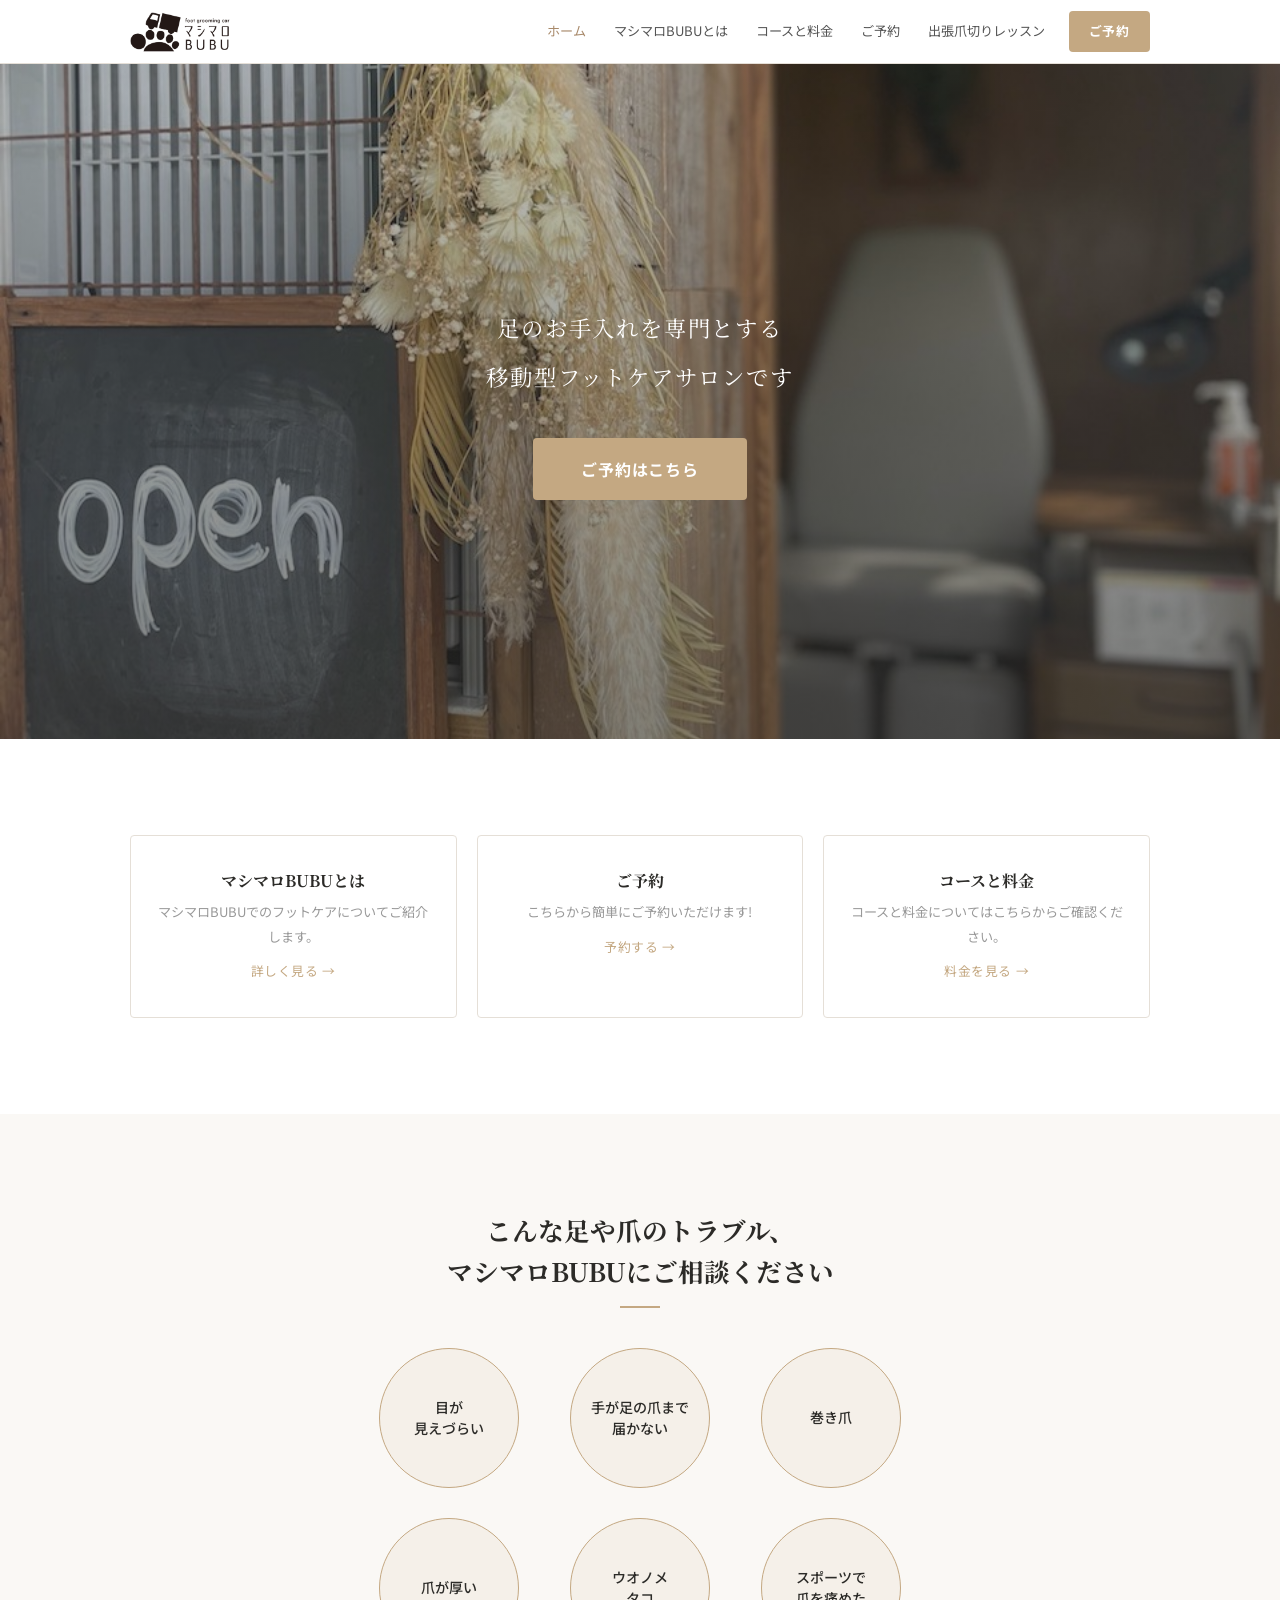
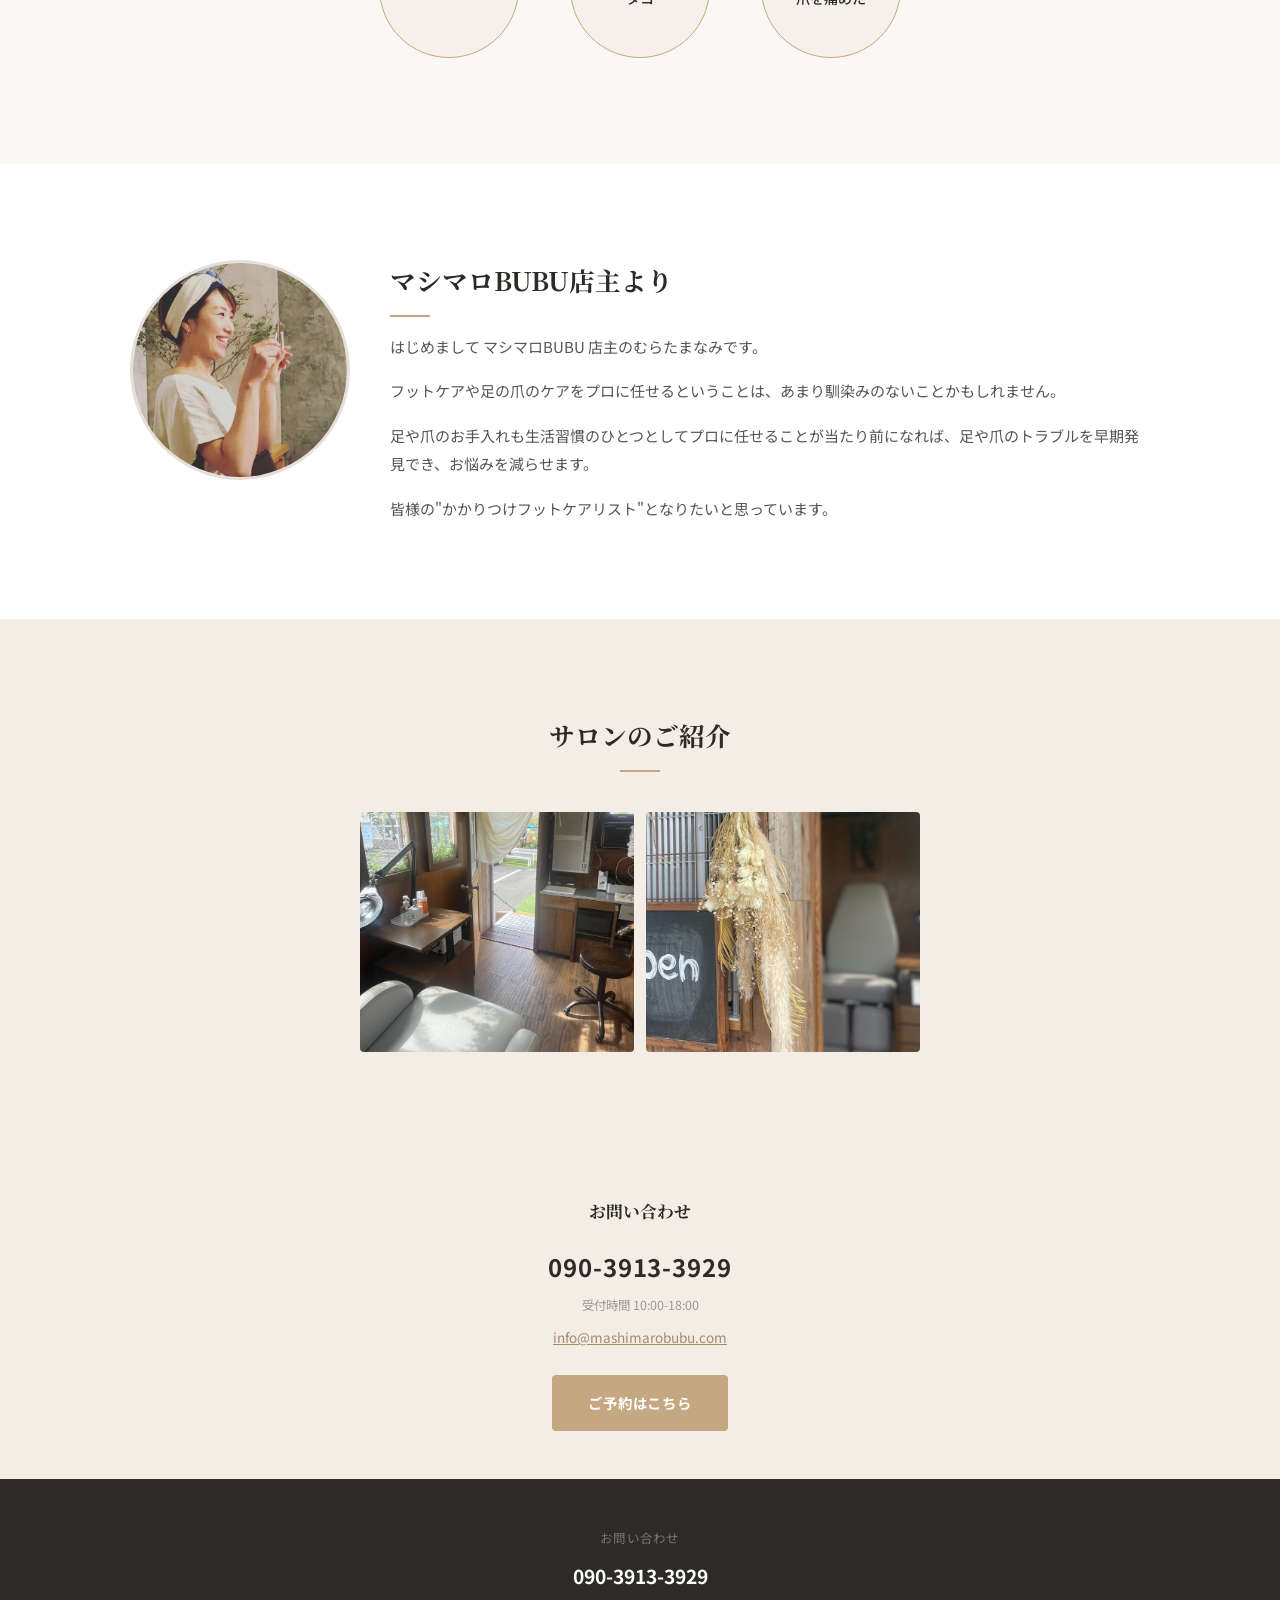
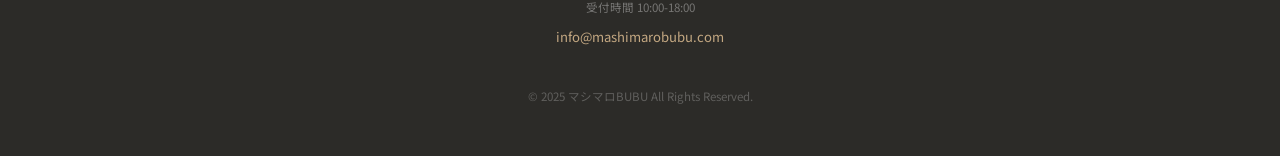
<file: index.html>
<!DOCTYPE html>
<html lang="ja">
<head>
  <meta charset="UTF-8">
  <meta name="viewport" content="width=device-width, initial-scale=1.0">
  <title>マシマロBUBU | 移動型フットケアサロン</title>
  <meta name="description" content="マシマロBUBUは足のお手入れを専門とする移動型フットケアサロンです。北海道・神奈川を拠点に、巻き爪・タコ・ウオノメなど足のトラブルをケアします。">
  <link rel="preconnect" href="https://fonts.googleapis.com">
  <link rel="preconnect" href="https://fonts.gstatic.com" crossorigin>
  <link href="https://fonts.googleapis.com/css2?family=Noto+Sans+JP:wght@400;500;700&family=Noto+Serif+JP:wght@400;700&display=swap" rel="stylesheet">
  <link rel="stylesheet" href="/css/style.css">
</head>
<body>

  <header class="header">
    <div class="header-inner">
      <a href="/" class="header-logo"><img src="/images/logo.jpg" alt="マシマロBUBU"></a>
      <nav class="header-nav">
        <a href="/" class="is-current">ホーム</a>
        <a href="/about">マシマロBUBUとは</a>
        <a href="/menu">コースと料金</a>
        <a href="/reservation">ご予約</a>
        <a href="/lesson">出張爪切りレッスン</a>
      </nav>
      <a href="/reservation" class="header-cta btn btn--primary btn--sm">ご予約</a>
      <button class="hamburger" aria-label="メニューを開く"><span></span><span></span><span></span></button>
    </div>
  </header>
  <div class="mobile-menu">
    <nav class="mobile-menu-nav">
      <a href="/">ホーム</a>
      <a href="/about">マシマロBUBUとは</a>
      <a href="/menu">コースと料金</a>
      <a href="/reservation">ご予約</a>
      <a href="/lesson">出張爪切りレッスン</a>
    </nav>
  </div>

  <main>
    <!-- Hero -->
    <section class="hero" style="background-image:url('/images/truck-entrance.jpg')">
      <div class="hero-content">
        <h1>足のお手入れを専門とする<br>移動型フットケアサロンです</h1>
        <a href="/reservation" class="btn btn--primary btn--lg">ご予約はこちら</a>
      </div>
    </section>

    <!-- Nav Cards -->
    <section class="section">
      <div class="container">
        <div class="nav-cards">
          <a href="/about" class="nav-card">
            <h3>マシマロBUBUとは</h3>
            <p>マシマロBUBUでのフットケアについてご紹介します。</p>
            <span class="nav-card-arrow">詳しく見る &rarr;</span>
          </a>
          <a href="/reservation" class="nav-card">
            <h3>ご予約</h3>
            <p>こちらから簡単にご予約いただけます!</p>
            <span class="nav-card-arrow">予約する &rarr;</span>
          </a>
          <a href="/menu" class="nav-card">
            <h3>コースと料金</h3>
            <p>コースと料金についてはこちらからご確認ください。</p>
            <span class="nav-card-arrow">料金を見る &rarr;</span>
          </a>
        </div>
      </div>
    </section>

    <!-- Troubles -->
    <section class="section section--alt">
      <div class="container">
        <h2 class="section-title">こんな足や爪のトラブル、<br>マシマロBUBUにご相談ください</h2>
        <div class="troubles-grid">
          <div class="trouble-item"><div class="trouble-circle">目が<br>見えづらい</div></div>
          <div class="trouble-item"><div class="trouble-circle">手が足の爪まで<br>届かない</div></div>
          <div class="trouble-item"><div class="trouble-circle">巻き爪</div></div>
          <div class="trouble-item"><div class="trouble-circle">爪が厚い</div></div>
          <div class="trouble-item"><div class="trouble-circle">ウオノメ<br>タコ</div></div>
          <div class="trouble-item"><div class="trouble-circle">スポーツで<br>爪を痛めた</div></div>
        </div>
      </div>
    </section>

    <!-- Owner Message -->
    <section class="section">
      <div class="container">
        <div class="owner-section">
          <img src="/images/owner.jpg" alt="店主 むらたまなみ" class="owner-photo">
          <div class="owner-text">
            <h2>マシマロBUBU店主より</h2>
            <p>はじめまして マシマロBUBU 店主のむらたまなみです。</p>
            <p>フットケアや足の爪のケアをプロに任せるということは、あまり馴染みのないことかもしれません。</p>
            <p>足や爪のお手入れも生活習慣のひとつとしてプロに任せることが当たり前になれば、足や爪のトラブルを早期発見でき、お悩みを減らせます。</p>
            <p>皆様の"かかりつけフットケアリスト"となりたいと思っています。</p>
          </div>
        </div>
      </div>
    </section>

    <!-- Truck Gallery -->
    <section class="section section--accent">
      <div class="container">
        <h2 class="section-title">サロンのご紹介</h2>
        <div class="truck-gallery">
          <img src="/images/truck-interior.jpg" alt="サロン車内">
          <img src="/images/truck-entrance.jpg" alt="サロン入口">
        </div>
      </div>
    </section>

    <!-- Contact -->
    <section class="contact-block">
      <p class="contact-label">お問い合わせ</p>
      <p class="contact-phone"><a href="tel:09039133929">090-3913-3929</a></p>
      <p class="contact-hours">受付時間 10:00-18:00</p>
      <p class="contact-email"><a href="mailto:info@mashimarobubu.com">info@mashimarobubu.com</a></p>
      <div class="contact-cta">
        <a href="/reservation" class="btn btn--primary">ご予約はこちら</a>
      </div>
    </section>
  </main>

  <footer class="footer">
    <div class="container">
      <div class="footer-inner">
        <div class="footer-contact">
          <p class="footer-label">お問い合わせ</p>
          <p class="footer-phone"><a href="tel:09039133929">090-3913-3929</a></p>
          <p class="footer-hours">受付時間 10:00-18:00</p>
          <p class="footer-email"><a href="mailto:info@mashimarobubu.com">info@mashimarobubu.com</a></p>
        </div>
      </div>
      <p class="footer-copy">&copy; 2025 マシマロBUBU All Rights Reserved.</p>
    </div>
  </footer>

  <a href="/reservation" class="sticky-cta">ご予約はこちら</a>
  <script src="/js/main.js"></script>
</body>
</html>
</file>
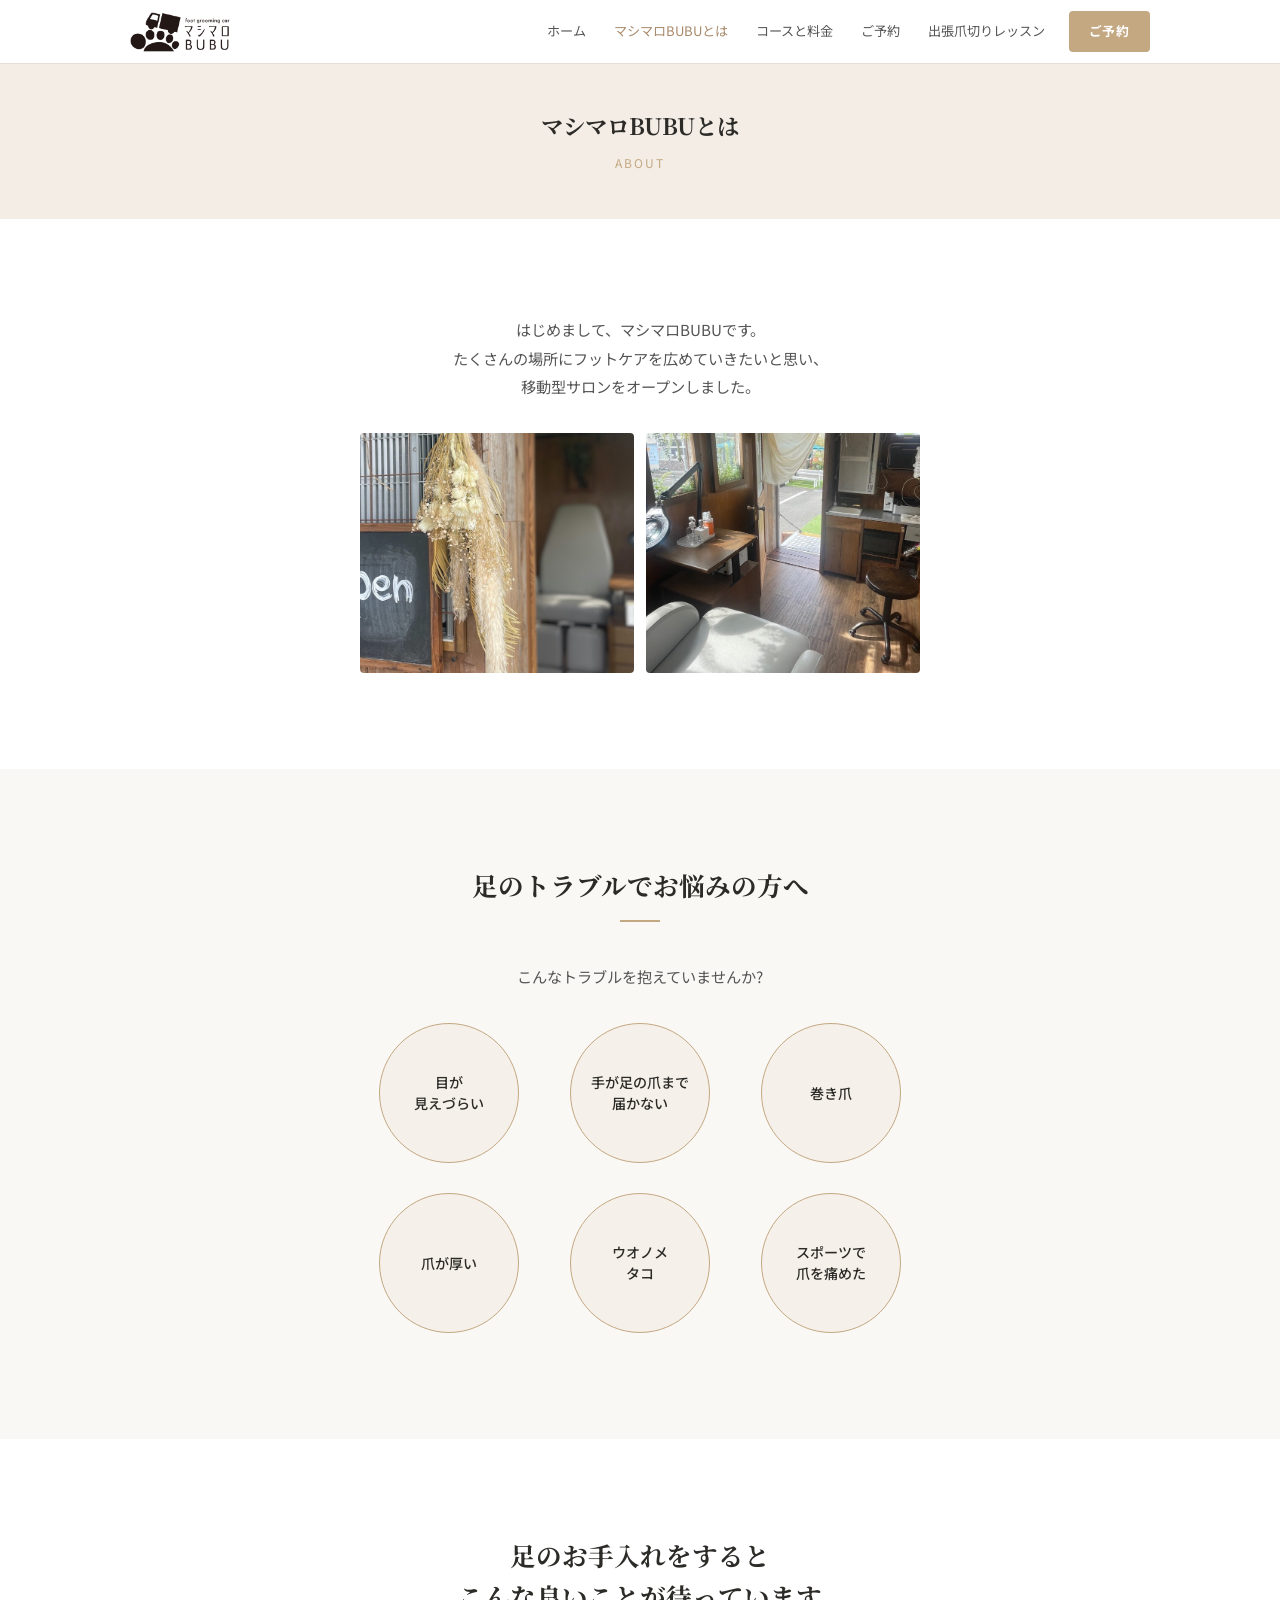
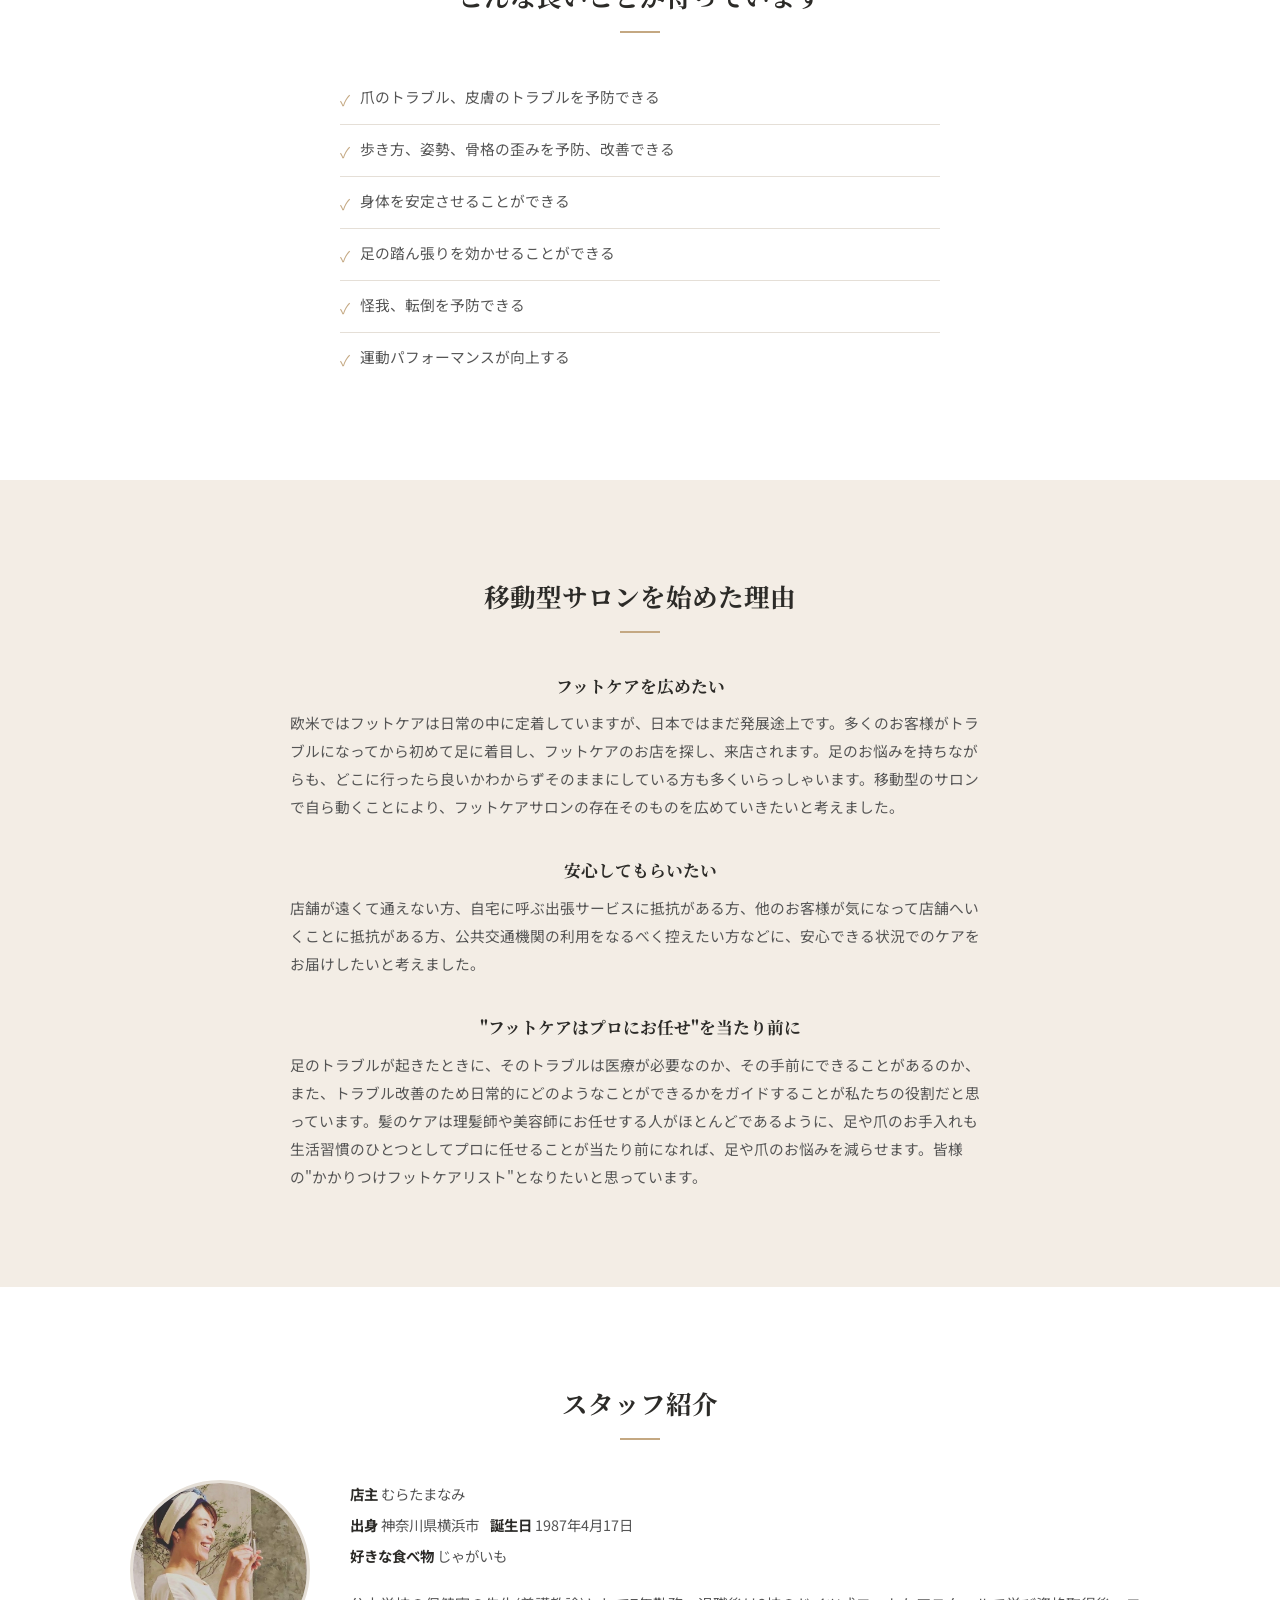
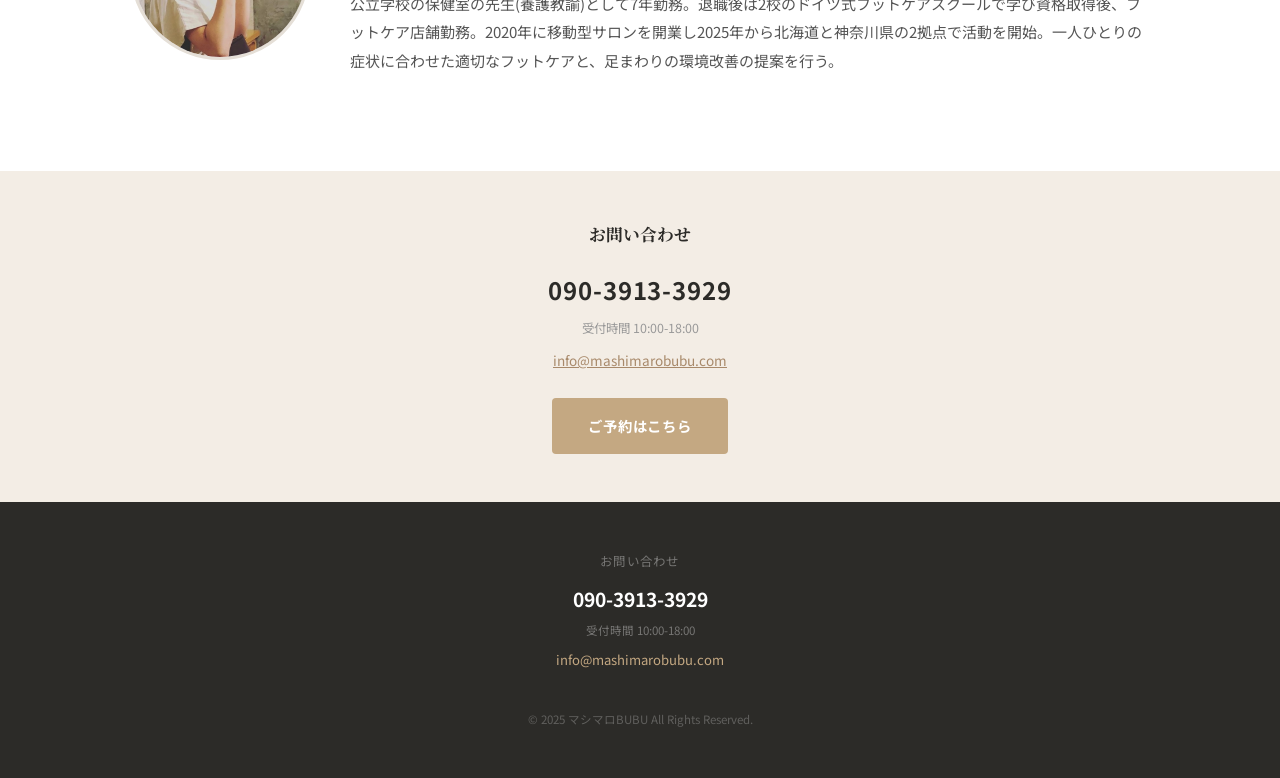
<file: about.html>
<!DOCTYPE html>
<html lang="ja">
<head>
  <meta charset="UTF-8">
  <meta name="viewport" content="width=device-width, initial-scale=1.0">
  <title>マシマロBUBUとは | マシマロBUBU</title>
  <meta name="description" content="マシマロBUBUは移動型フットケアサロン。フットケアをもっと身近に、安心して受けられるように移動型サロンを始めました。">
  <link rel="preconnect" href="https://fonts.googleapis.com">
  <link rel="preconnect" href="https://fonts.gstatic.com" crossorigin>
  <link href="https://fonts.googleapis.com/css2?family=Noto+Sans+JP:wght@400;500;700&family=Noto+Serif+JP:wght@400;700&display=swap" rel="stylesheet">
  <link rel="stylesheet" href="/css/style.css">
</head>
<body>

  <header class="header">
    <div class="header-inner">
      <a href="/" class="header-logo"><img src="/images/logo.jpg" alt="マシマロBUBU"></a>
      <nav class="header-nav">
        <a href="/">ホーム</a>
        <a href="/about" class="is-current">マシマロBUBUとは</a>
        <a href="/menu">コースと料金</a>
        <a href="/reservation">ご予約</a>
        <a href="/lesson">出張爪切りレッスン</a>
      </nav>
      <a href="/reservation" class="header-cta btn btn--primary btn--sm">ご予約</a>
      <button class="hamburger" aria-label="メニューを開く"><span></span><span></span><span></span></button>
    </div>
  </header>
  <div class="mobile-menu">
    <nav class="mobile-menu-nav">
      <a href="/">ホーム</a>
      <a href="/about">マシマロBUBUとは</a>
      <a href="/menu">コースと料金</a>
      <a href="/reservation">ご予約</a>
      <a href="/lesson">出張爪切りレッスン</a>
    </nav>
  </div>

  <main>
    <section class="page-hero">
      <h1>マシマロBUBUとは</h1>
      <p class="page-hero-en">ABOUT</p>
    </section>

    <!-- Intro -->
    <section class="section">
      <div class="container">
        <p class="lead">はじめまして、マシマロBUBUです。<br>たくさんの場所にフットケアを広めていきたいと思い、<br>移動型サロンをオープンしました。</p>
        <div class="truck-gallery">
          <img src="/images/truck-entrance.jpg" alt="マシマロBUBU 外観">
          <img src="/images/truck-interior.jpg" alt="マシマロBUBU 車内サロン">
        </div>
      </div>
    </section>

    <!-- Troubles -->
    <section class="section section--alt">
      <div class="container">
        <h2 class="section-title">足のトラブルでお悩みの方へ</h2>
        <p class="lead">こんなトラブルを抱えていませんか?</p>
        <div class="troubles-grid">
          <div class="trouble-item"><div class="trouble-circle">目が<br>見えづらい</div></div>
          <div class="trouble-item"><div class="trouble-circle">手が足の爪まで<br>届かない</div></div>
          <div class="trouble-item"><div class="trouble-circle">巻き爪</div></div>
          <div class="trouble-item"><div class="trouble-circle">爪が厚い</div></div>
          <div class="trouble-item"><div class="trouble-circle">ウオノメ<br>タコ</div></div>
          <div class="trouble-item"><div class="trouble-circle">スポーツで<br>爪を痛めた</div></div>
        </div>
      </div>
    </section>

    <!-- Benefits -->
    <section class="section">
      <div class="container">
        <h2 class="section-title">足のお手入れをすると<br>こんな良いことが待っています</h2>
        <div class="benefits-list">
          <div class="benefit-item"><span class="benefit-check">&#10003;</span><span>爪のトラブル、皮膚のトラブルを予防できる</span></div>
          <div class="benefit-item"><span class="benefit-check">&#10003;</span><span>歩き方、姿勢、骨格の歪みを予防、改善できる</span></div>
          <div class="benefit-item"><span class="benefit-check">&#10003;</span><span>身体を安定させることができる</span></div>
          <div class="benefit-item"><span class="benefit-check">&#10003;</span><span>足の踏ん張りを効かせることができる</span></div>
          <div class="benefit-item"><span class="benefit-check">&#10003;</span><span>怪我、転倒を予防できる</span></div>
          <div class="benefit-item"><span class="benefit-check">&#10003;</span><span>運動パフォーマンスが向上する</span></div>
        </div>
      </div>
    </section>

    <!-- Reasons -->
    <section class="section section--accent">
      <div class="container">
        <h2 class="section-title">移動型サロンを始めた理由</h2>

        <div class="reason-block">
          <h3>フットケアを広めたい</h3>
          <p>欧米ではフットケアは日常の中に定着していますが、日本ではまだ発展途上です。多くのお客様がトラブルになってから初めて足に着目し、フットケアのお店を探し、来店されます。足のお悩みを持ちながらも、どこに行ったら良いかわからずそのままにしている方も多くいらっしゃいます。移動型のサロンで自ら動くことにより、フットケアサロンの存在そのものを広めていきたいと考えました。</p>
        </div>

        <div class="reason-block">
          <h3>安心してもらいたい</h3>
          <p>店舗が遠くて通えない方、自宅に呼ぶ出張サービスに抵抗がある方、他のお客様が気になって店舗へいくことに抵抗がある方、公共交通機関の利用をなるべく控えたい方などに、安心できる状況でのケアをお届けしたいと考えました。</p>
        </div>

        <div class="reason-block">
          <h3>"フットケアはプロにお任せ"を当たり前に</h3>
          <p>足のトラブルが起きたときに、そのトラブルは医療が必要なのか、その手前にできることがあるのか、また、トラブル改善のため日常的にどのようなことができるかをガイドすることが私たちの役割だと思っています。髪のケアは理髪師や美容師にお任せする人がほとんどであるように、足や爪のお手入れも生活習慣のひとつとしてプロに任せることが当たり前になれば、足や爪のお悩みを減らせます。皆様の"かかりつけフットケアリスト"となりたいと思っています。</p>
        </div>
      </div>
    </section>

    <!-- Staff -->
    <section class="section">
      <div class="container">
        <h2 class="section-title">スタッフ紹介</h2>
        <div class="staff-profile">
          <img src="/images/owner.jpg" alt="むらたまなみ" class="staff-photo">
          <div>
            <div class="staff-meta">
              <span><strong>店主</strong> むらたまなみ</span><br>
              <span><strong>出身</strong> 神奈川県横浜市</span>
              <span><strong>誕生日</strong> 1987年4月17日</span><br>
              <span><strong>好きな食べ物</strong> じゃがいも</span>
            </div>
            <p class="staff-bio">公立学校の保健室の先生(養護教諭)として7年勤務。退職後は2校のドイツ式フットケアスクールで学び資格取得後、フットケア店舗勤務。2020年に移動型サロンを開業し2025年から北海道と神奈川県の2拠点で活動を開始。一人ひとりの症状に合わせた適切なフットケアと、足まわりの環境改善の提案を行う。</p>
          </div>
        </div>
      </div>
    </section>

    <!-- Contact -->
    <section class="contact-block">
      <p class="contact-label">お問い合わせ</p>
      <p class="contact-phone"><a href="tel:09039133929">090-3913-3929</a></p>
      <p class="contact-hours">受付時間 10:00-18:00</p>
      <p class="contact-email"><a href="mailto:info@mashimarobubu.com">info@mashimarobubu.com</a></p>
      <div class="contact-cta"><a href="/reservation" class="btn btn--primary">ご予約はこちら</a></div>
    </section>
  </main>

  <footer class="footer">
    <div class="container">
      <div class="footer-inner">
        <div class="footer-contact">
          <p class="footer-label">お問い合わせ</p>
          <p class="footer-phone"><a href="tel:09039133929">090-3913-3929</a></p>
          <p class="footer-hours">受付時間 10:00-18:00</p>
          <p class="footer-email"><a href="mailto:info@mashimarobubu.com">info@mashimarobubu.com</a></p>
        </div>
      </div>
      <p class="footer-copy">&copy; 2025 マシマロBUBU All Rights Reserved.</p>
    </div>
  </footer>

  <a href="/reservation" class="sticky-cta">ご予約はこちら</a>
  <script src="/js/main.js"></script>
</body>
</html>
</file>
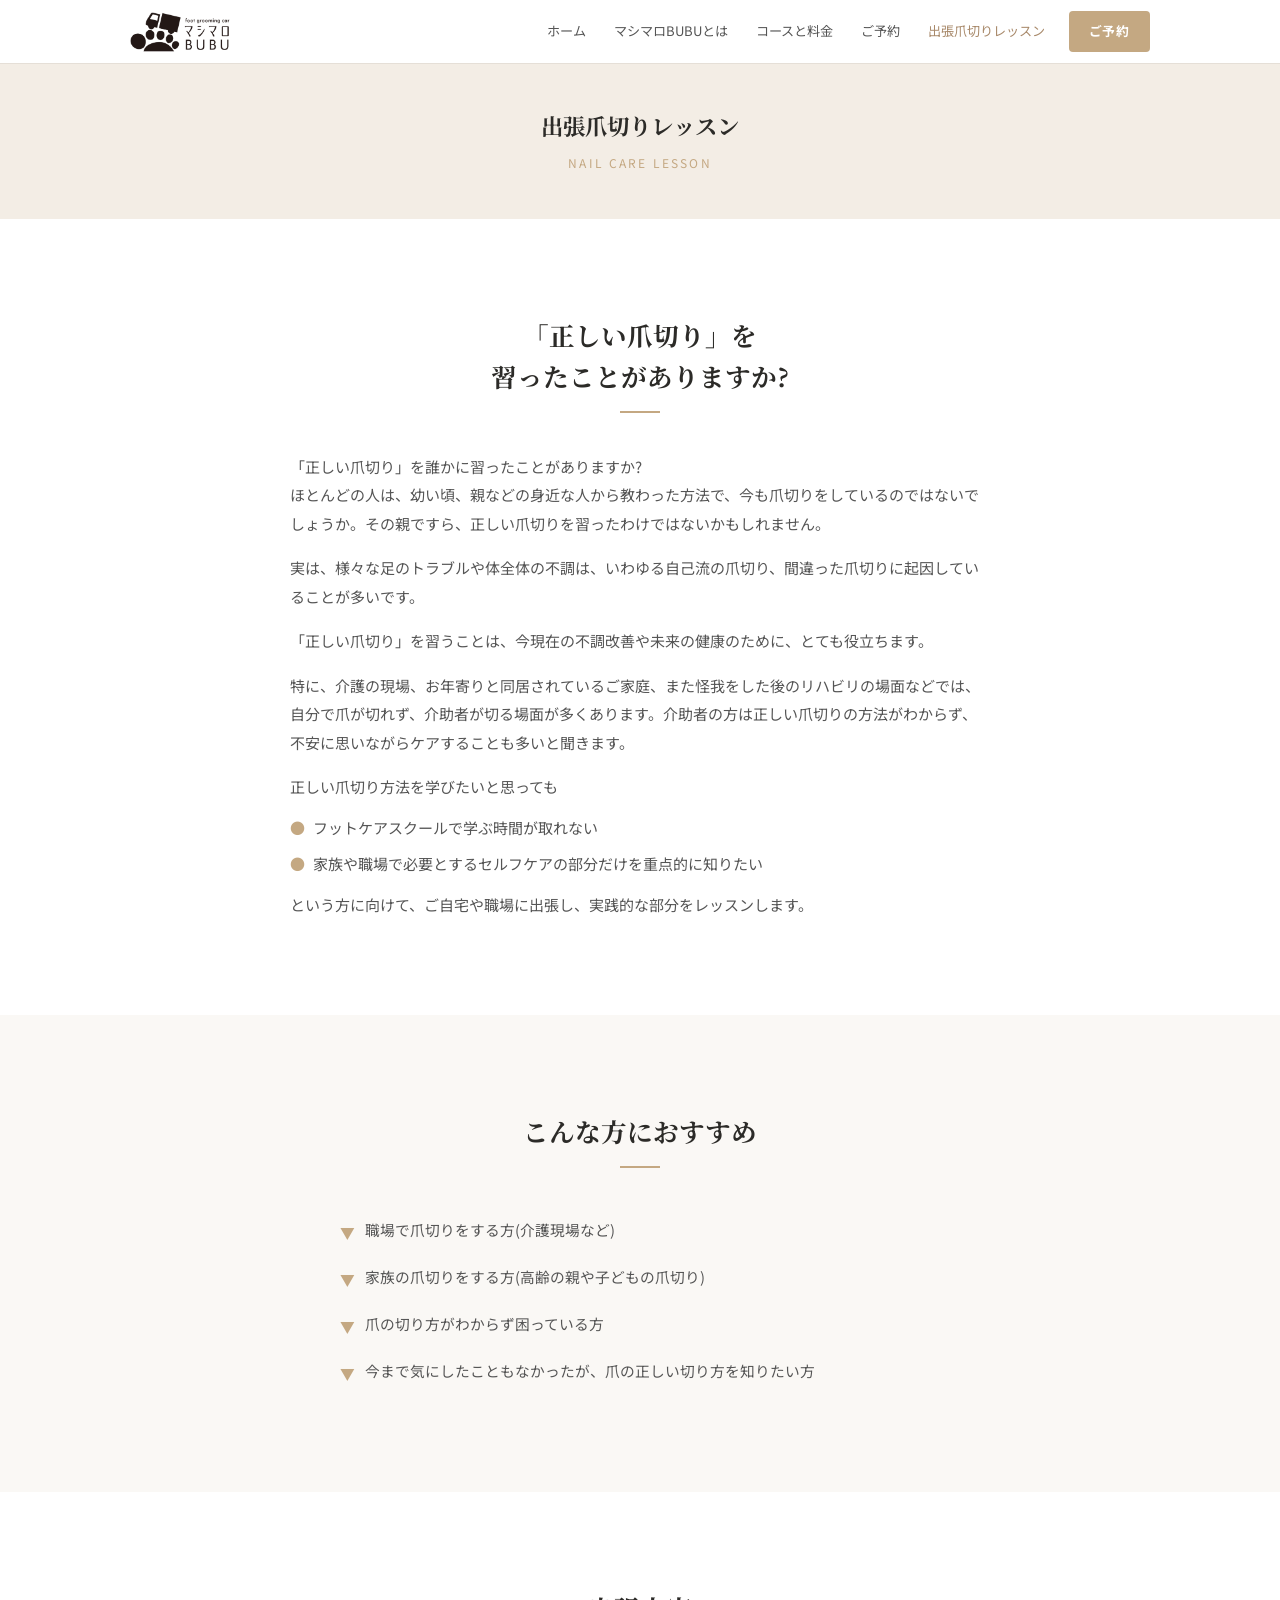
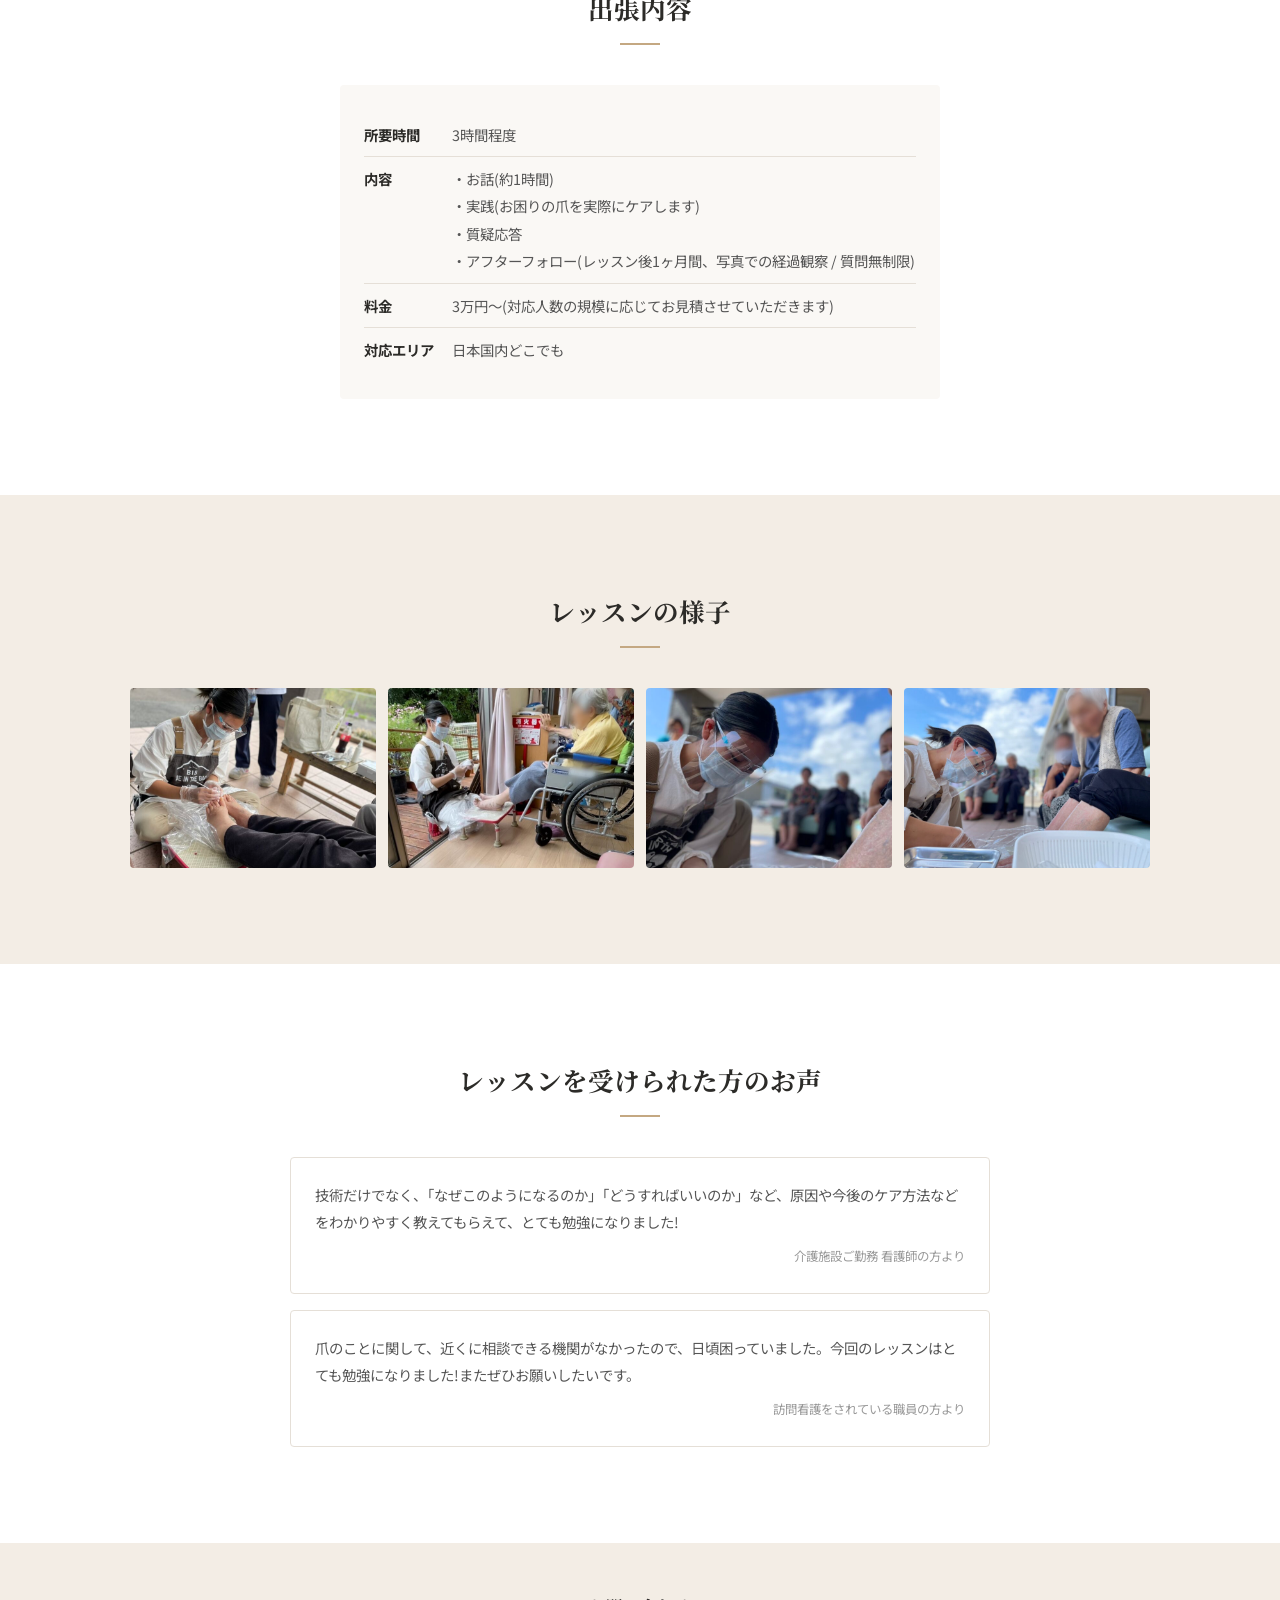
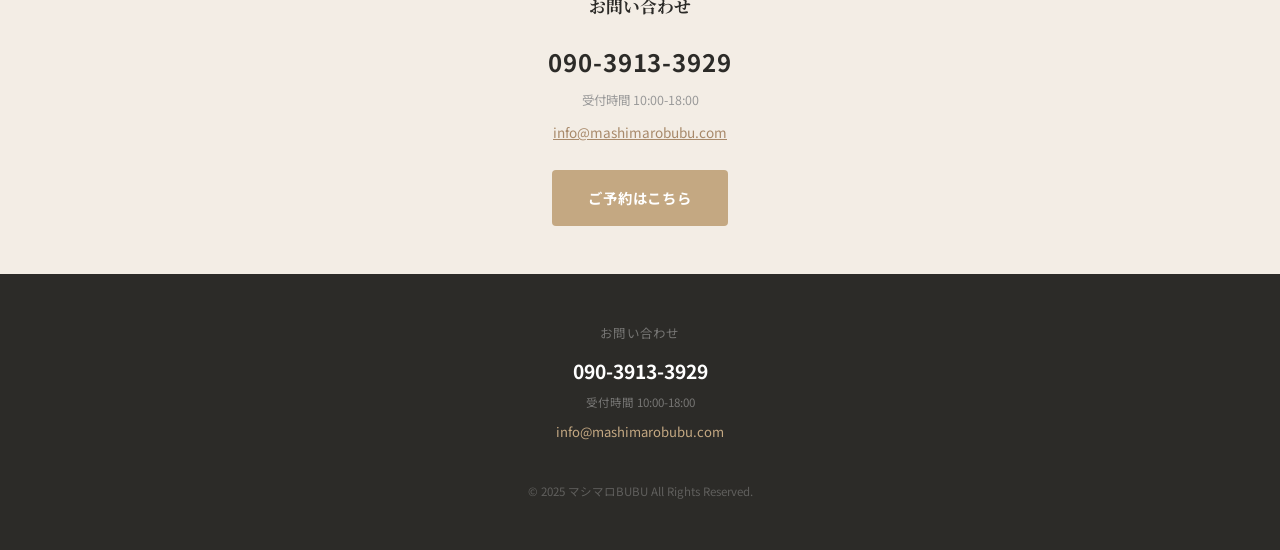
<file: lesson.html>
<!DOCTYPE html>
<html lang="ja">
<head>
  <meta charset="UTF-8">
  <meta name="viewport" content="width=device-width, initial-scale=1.0">
  <title>出張爪切りレッスン | マシマロBUBU</title>
  <meta name="description" content="正しい爪切りの方法を、ご自宅や職場に出張してレッスンします。介護現場やご家庭での爪切りに不安がある方に。">
  <link rel="preconnect" href="https://fonts.googleapis.com">
  <link rel="preconnect" href="https://fonts.gstatic.com" crossorigin>
  <link href="https://fonts.googleapis.com/css2?family=Noto+Sans+JP:wght@400;500;700&family=Noto+Serif+JP:wght@400;700&display=swap" rel="stylesheet">
  <link rel="stylesheet" href="/css/style.css">
</head>
<body>

  <header class="header">
    <div class="header-inner">
      <a href="/" class="header-logo"><img src="/images/logo.jpg" alt="マシマロBUBU"></a>
      <nav class="header-nav">
        <a href="/">ホーム</a>
        <a href="/about">マシマロBUBUとは</a>
        <a href="/menu">コースと料金</a>
        <a href="/reservation">ご予約</a>
        <a href="/lesson" class="is-current">出張爪切りレッスン</a>
      </nav>
      <a href="/reservation" class="header-cta btn btn--primary btn--sm">ご予約</a>
      <button class="hamburger" aria-label="メニューを開く"><span></span><span></span><span></span></button>
    </div>
  </header>
  <div class="mobile-menu">
    <nav class="mobile-menu-nav">
      <a href="/">ホーム</a>
      <a href="/about">マシマロBUBUとは</a>
      <a href="/menu">コースと料金</a>
      <a href="/reservation">ご予約</a>
      <a href="/lesson">出張爪切りレッスン</a>
    </nav>
  </div>

  <main>
    <section class="page-hero">
      <h1>出張爪切りレッスン</h1>
      <p class="page-hero-en">NAIL CARE LESSON</p>
    </section>

    <!-- Intro -->
    <section class="section">
      <div class="container">
        <h2 class="section-title">「正しい爪切り」を<br>習ったことがありますか?</h2>
        <div style="max-width:700px;margin:0 auto;">
          <p>「正しい爪切り」を誰かに習ったことがありますか?<br>ほとんどの人は、幼い頃、親などの身近な人から教わった方法で、今も爪切りをしているのではないでしょうか。その親ですら、正しい爪切りを習ったわけではないかもしれません。</p>
          <p class="mt-sm">実は、様々な足のトラブルや体全体の不調は、いわゆる自己流の爪切り、間違った爪切りに起因していることが多いです。</p>
          <p class="mt-sm">「正しい爪切り」を習うことは、今現在の不調改善や未来の健康のために、とても役立ちます。</p>
          <p class="mt-sm">特に、介護の現場、お年寄りと同居されているご家庭、また怪我をした後のリハビリの場面などでは、自分で爪が切れず、介助者が切る場面が多くあります。介助者の方は正しい爪切りの方法がわからず、不安に思いながらケアすることも多いと聞きます。</p>
          <p class="mt-sm">正しい爪切り方法を学びたいと思っても</p>
          <ul style="margin:8px 0;padding-left:0;">
            <li style="display:flex;gap:8px;align-items:flex-start;padding:4px 0;"><span style="color:var(--accent);">&#9679;</span> フットケアスクールで学ぶ時間が取れない</li>
            <li style="display:flex;gap:8px;align-items:flex-start;padding:4px 0;"><span style="color:var(--accent);">&#9679;</span> 家族や職場で必要とするセルフケアの部分だけを重点的に知りたい</li>
          </ul>
          <p>という方に向けて、ご自宅や職場に出張し、実践的な部分をレッスンします。</p>
        </div>
      </div>
    </section>

    <!-- Who it's for -->
    <section class="section section--alt">
      <div class="container">
        <h2 class="section-title">こんな方におすすめ</h2>
        <div class="lesson-for-list">
          <div class="lesson-for-item"><span class="lesson-for-icon">&#9660;</span><span>職場で爪切りをする方(介護現場など)</span></div>
          <div class="lesson-for-item"><span class="lesson-for-icon">&#9660;</span><span>家族の爪切りをする方(高齢の親や子どもの爪切り)</span></div>
          <div class="lesson-for-item"><span class="lesson-for-icon">&#9660;</span><span>爪の切り方がわからず困っている方</span></div>
          <div class="lesson-for-item"><span class="lesson-for-icon">&#9660;</span><span>今まで気にしたこともなかったが、爪の正しい切り方を知りたい方</span></div>
        </div>
      </div>
    </section>

    <!-- Lesson Details -->
    <section class="section">
      <div class="container">
        <h2 class="section-title">出張内容</h2>
        <div class="lesson-details">
          <div class="lesson-detail-row">
            <span class="lesson-detail-label">所要時間</span>
            <span>3時間程度</span>
          </div>
          <div class="lesson-detail-row">
            <span class="lesson-detail-label">内容</span>
            <span>
              ・お話(約1時間)<br>
              ・実践(お困りの爪を実際にケアします)<br>
              ・質疑応答<br>
              ・アフターフォロー(レッスン後1ヶ月間、写真での経過観察 / 質問無制限)
            </span>
          </div>
          <div class="lesson-detail-row">
            <span class="lesson-detail-label">料金</span>
            <span>3万円〜(対応人数の規模に応じてお見積させていただきます)</span>
          </div>
          <div class="lesson-detail-row">
            <span class="lesson-detail-label">対応エリア</span>
            <span>日本国内どこでも</span>
          </div>
        </div>
      </div>
    </section>

    <!-- Photos -->
    <section class="section section--accent">
      <div class="container">
        <h2 class="section-title">レッスンの様子</h2>
        <div class="image-grid">
          <img src="/images/lesson-outdoor.jpg" alt="出張レッスン風景">
          <img src="/images/lesson-facility.jpg" alt="施設でのレッスン">
          <img src="/images/care-closeup.jpg" alt="ケアの様子">
          <img src="/images/care-outdoor.jpg" alt="出張ケア風景">
        </div>
      </div>
    </section>

    <!-- Testimonials -->
    <section class="section">
      <div class="container">
        <h2 class="section-title">レッスンを受けられた方のお声</h2>
        <div class="testimonials">
          <div class="testimonial-card">
            <p class="testimonial-text">技術だけでなく、「なぜこのようになるのか」「どうすればいいのか」など、原因や今後のケア方法などをわかりやすく教えてもらえて、とても勉強になりました!</p>
            <p class="testimonial-author">介護施設ご勤務 看護師の方より</p>
          </div>
          <div class="testimonial-card">
            <p class="testimonial-text">爪のことに関して、近くに相談できる機関がなかったので、日頃困っていました。今回のレッスンはとても勉強になりました!またぜひお願いしたいです。</p>
            <p class="testimonial-author">訪問看護をされている職員の方より</p>
          </div>
        </div>
      </div>
    </section>

    <!-- Contact -->
    <section class="contact-block">
      <p class="contact-label">お問い合わせ</p>
      <p class="contact-phone"><a href="tel:09039133929">090-3913-3929</a></p>
      <p class="contact-hours">受付時間 10:00-18:00</p>
      <p class="contact-email"><a href="mailto:info@mashimarobubu.com">info@mashimarobubu.com</a></p>
      <div class="contact-cta"><a href="/reservation" class="btn btn--primary">ご予約はこちら</a></div>
    </section>
  </main>

  <footer class="footer">
    <div class="container">
      <div class="footer-inner">
        <div class="footer-contact">
          <p class="footer-label">お問い合わせ</p>
          <p class="footer-phone"><a href="tel:09039133929">090-3913-3929</a></p>
          <p class="footer-hours">受付時間 10:00-18:00</p>
          <p class="footer-email"><a href="mailto:info@mashimarobubu.com">info@mashimarobubu.com</a></p>
        </div>
      </div>
      <p class="footer-copy">&copy; 2025 マシマロBUBU All Rights Reserved.</p>
    </div>
  </footer>

  <a href="/reservation" class="sticky-cta">ご予約はこちら</a>
  <script src="/js/main.js"></script>
</body>
</html>
</file>
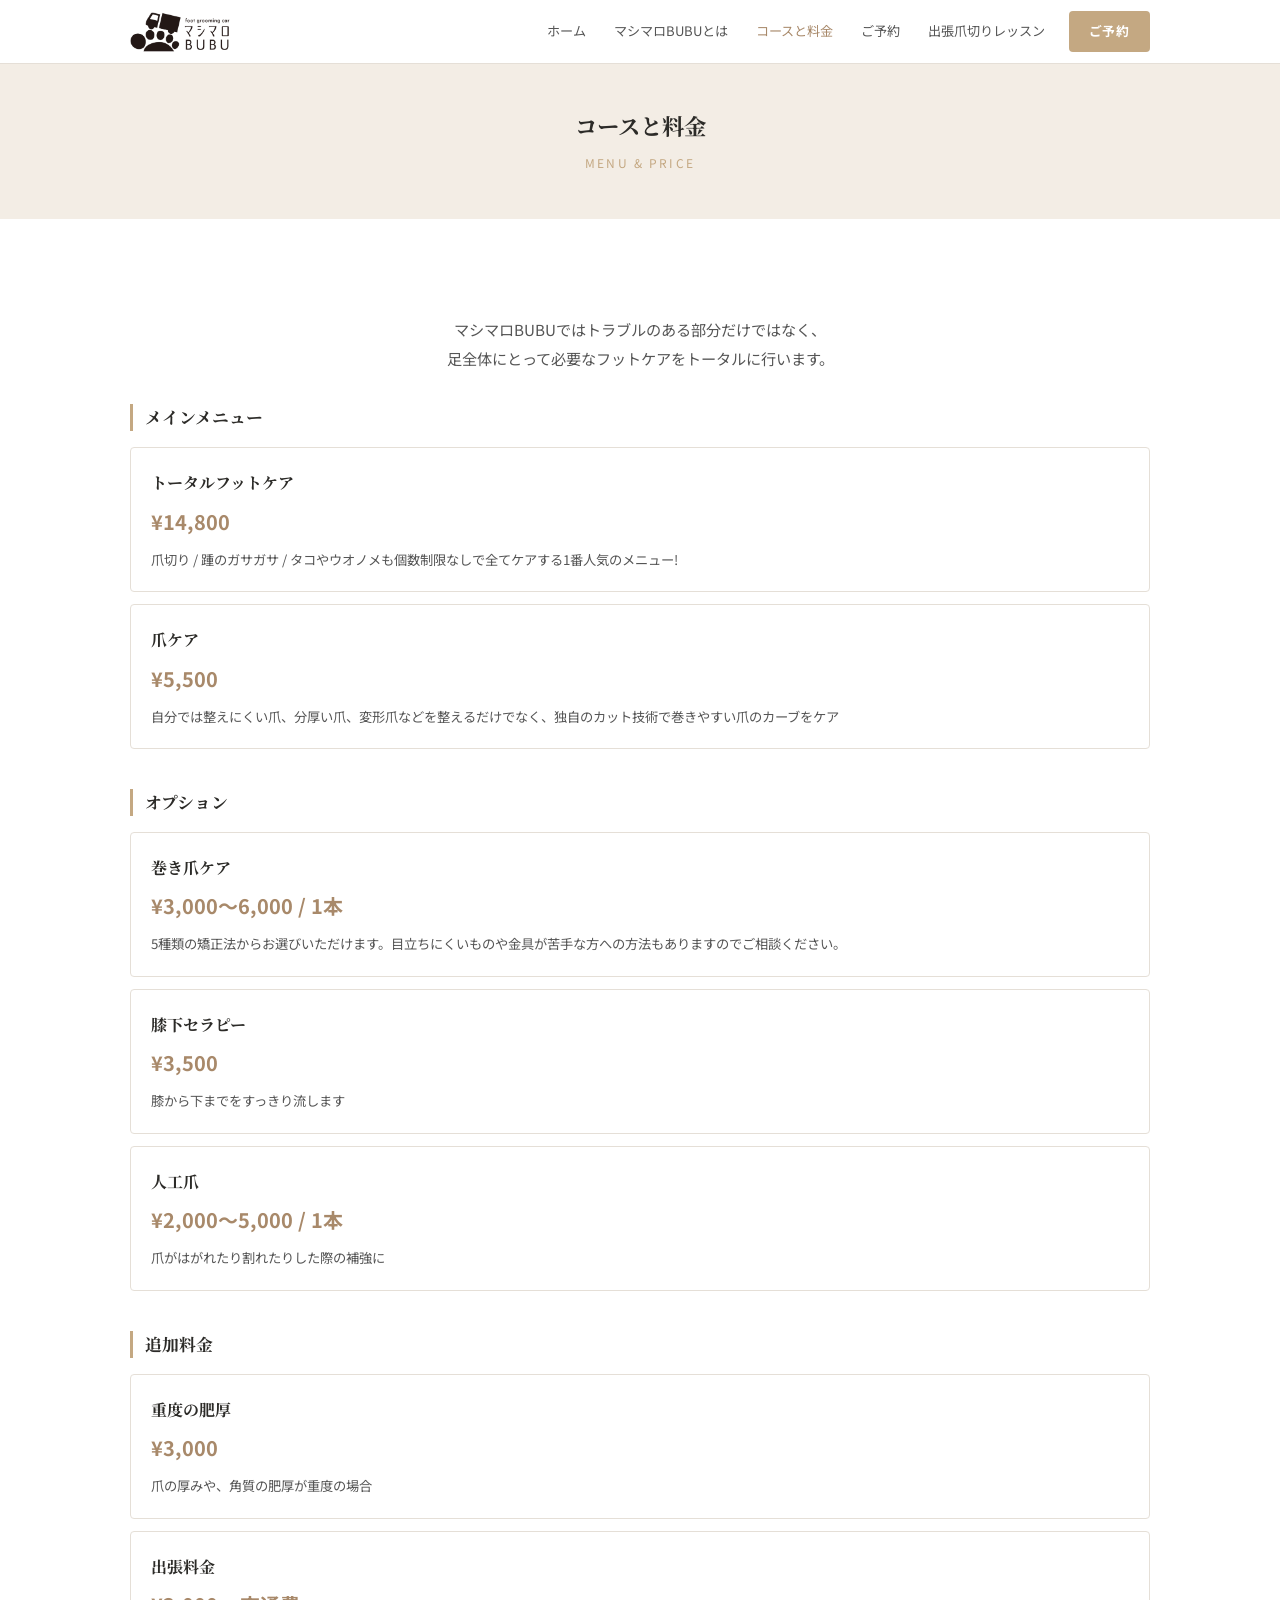
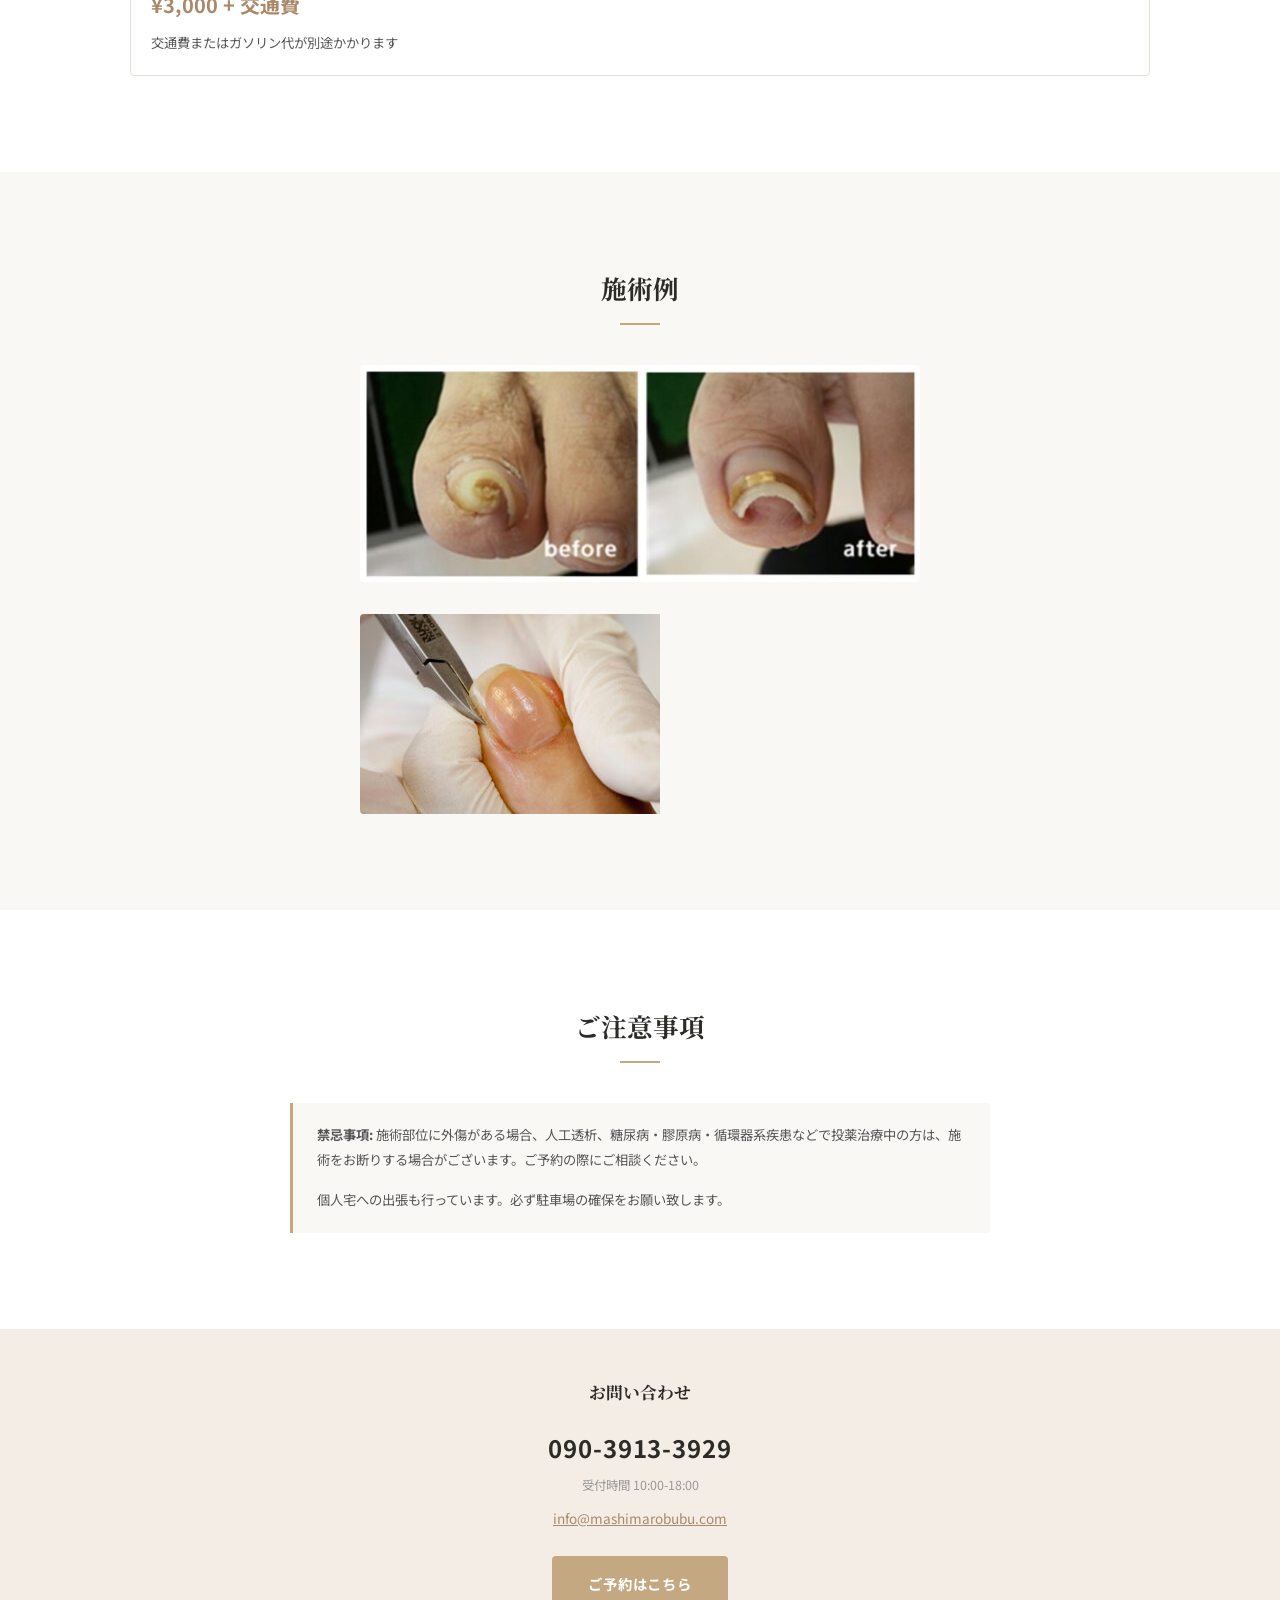
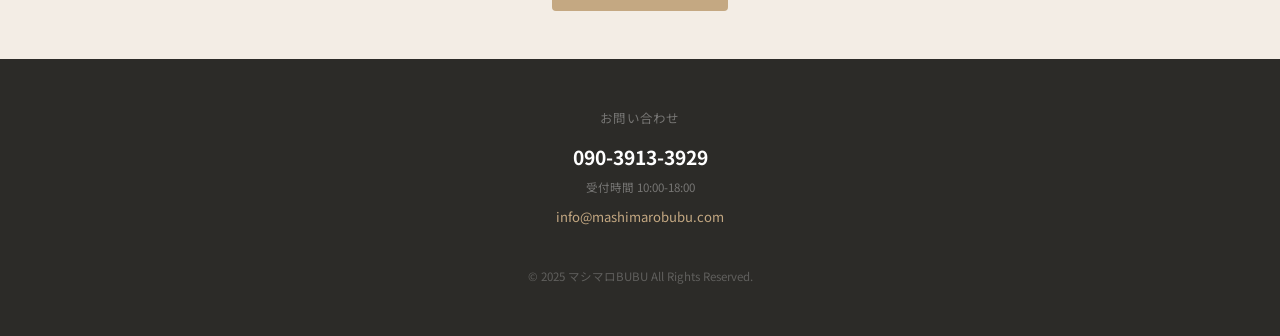
<file: menu.html>
<!DOCTYPE html>
<html lang="ja">
<head>
  <meta charset="UTF-8">
  <meta name="viewport" content="width=device-width, initial-scale=1.0">
  <title>コースと料金 | マシマロBUBU</title>
  <meta name="description" content="マシマロBUBUのフットケアコースと料金のご案内。トータルフットケア、爪ケア、巻き爪ケアなど。">
  <link rel="preconnect" href="https://fonts.googleapis.com">
  <link rel="preconnect" href="https://fonts.gstatic.com" crossorigin>
  <link href="https://fonts.googleapis.com/css2?family=Noto+Sans+JP:wght@400;500;700&family=Noto+Serif+JP:wght@400;700&display=swap" rel="stylesheet">
  <link rel="stylesheet" href="/css/style.css">
</head>
<body>

  <header class="header">
    <div class="header-inner">
      <a href="/" class="header-logo"><img src="/images/logo.jpg" alt="マシマロBUBU"></a>
      <nav class="header-nav">
        <a href="/">ホーム</a>
        <a href="/about">マシマロBUBUとは</a>
        <a href="/menu" class="is-current">コースと料金</a>
        <a href="/reservation">ご予約</a>
        <a href="/lesson">出張爪切りレッスン</a>
      </nav>
      <a href="/reservation" class="header-cta btn btn--primary btn--sm">ご予約</a>
      <button class="hamburger" aria-label="メニューを開く"><span></span><span></span><span></span></button>
    </div>
  </header>
  <div class="mobile-menu">
    <nav class="mobile-menu-nav">
      <a href="/">ホーム</a>
      <a href="/about">マシマロBUBUとは</a>
      <a href="/menu">コースと料金</a>
      <a href="/reservation">ご予約</a>
      <a href="/lesson">出張爪切りレッスン</a>
    </nav>
  </div>

  <main>
    <section class="page-hero">
      <h1>コースと料金</h1>
      <p class="page-hero-en">MENU &amp; PRICE</p>
    </section>

    <section class="section">
      <div class="container">
        <p class="lead">マシマロBUBUではトラブルのある部分だけではなく、<br>足全体にとって必要なフットケアをトータルに行います。</p>

        <!-- Main Menu -->
        <div class="price-group">
          <h3 class="price-group-title">メインメニュー</h3>
          <div class="price-card">
            <p class="price-card-name">トータルフットケア</p>
            <p class="price-card-price">&yen;14,800</p>
            <p class="price-card-desc">爪切り / 踵のガサガサ / タコやウオノメも個数制限なしで全てケアする1番人気のメニュー!</p>
          </div>
          <div class="price-card">
            <p class="price-card-name">爪ケア</p>
            <p class="price-card-price">&yen;5,500</p>
            <p class="price-card-desc">自分では整えにくい爪、分厚い爪、変形爪などを整えるだけでなく、独自のカット技術で巻きやすい爪のカーブをケア</p>
          </div>
        </div>

        <!-- Options -->
        <div class="price-group">
          <h3 class="price-group-title">オプション</h3>
          <div class="price-card">
            <p class="price-card-name">巻き爪ケア</p>
            <p class="price-card-price">&yen;3,000〜6,000 / 1本</p>
            <p class="price-card-desc">5種類の矯正法からお選びいただけます。目立ちにくいものや金具が苦手な方への方法もありますのでご相談ください。</p>
          </div>
          <div class="price-card">
            <p class="price-card-name">膝下セラピー</p>
            <p class="price-card-price">&yen;3,500</p>
            <p class="price-card-desc">膝から下までをすっきり流します</p>
          </div>
          <div class="price-card">
            <p class="price-card-name">人工爪</p>
            <p class="price-card-price">&yen;2,000〜5,000 / 1本</p>
            <p class="price-card-desc">爪がはがれたり割れたりした際の補強に</p>
          </div>
        </div>

        <!-- Additional -->
        <div class="price-group">
          <h3 class="price-group-title">追加料金</h3>
          <div class="price-card">
            <p class="price-card-name">重度の肥厚</p>
            <p class="price-card-price">&yen;3,000</p>
            <p class="price-card-desc">爪の厚みや、角質の肥厚が重度の場合</p>
          </div>
          <div class="price-card">
            <p class="price-card-name">出張料金</p>
            <p class="price-card-price">&yen;3,000 + 交通費</p>
            <p class="price-card-desc">交通費またはガソリン代が別途かかります</p>
          </div>
        </div>
      </div>
    </section>

    <!-- Before/After -->
    <section class="section section--alt">
      <div class="container">
        <h2 class="section-title">施術例</h2>
        <div class="before-after">
          <img src="/images/before-after.jpg" alt="巻き爪ケア ビフォーアフター">
        </div>
        <div class="before-after mt-md">
          <img src="/images/nail-care.jpg" alt="爪切り施術">
        </div>
      </div>
    </section>

    <!-- Notice -->
    <section class="section">
      <div class="container">
        <h2 class="section-title">ご注意事項</h2>
        <div class="notice">
          <p><strong>禁忌事項:</strong> 施術部位に外傷がある場合、人工透析、糖尿病・膠原病・循環器系疾患などで投薬治療中の方は、施術をお断りする場合がございます。ご予約の際にご相談ください。</p>
          <p class="mt-sm">個人宅への出張も行っています。必ず駐車場の確保をお願い致します。</p>
        </div>
      </div>
    </section>

    <!-- Contact -->
    <section class="contact-block">
      <p class="contact-label">お問い合わせ</p>
      <p class="contact-phone"><a href="tel:09039133929">090-3913-3929</a></p>
      <p class="contact-hours">受付時間 10:00-18:00</p>
      <p class="contact-email"><a href="mailto:info@mashimarobubu.com">info@mashimarobubu.com</a></p>
      <div class="contact-cta"><a href="/reservation" class="btn btn--primary">ご予約はこちら</a></div>
    </section>
  </main>

  <footer class="footer">
    <div class="container">
      <div class="footer-inner">
        <div class="footer-contact">
          <p class="footer-label">お問い合わせ</p>
          <p class="footer-phone"><a href="tel:09039133929">090-3913-3929</a></p>
          <p class="footer-hours">受付時間 10:00-18:00</p>
          <p class="footer-email"><a href="mailto:info@mashimarobubu.com">info@mashimarobubu.com</a></p>
        </div>
      </div>
      <p class="footer-copy">&copy; 2025 マシマロBUBU All Rights Reserved.</p>
    </div>
  </footer>

  <a href="/reservation" class="sticky-cta">ご予約はこちら</a>
  <script src="/js/main.js"></script>
</body>
</html>
</file>
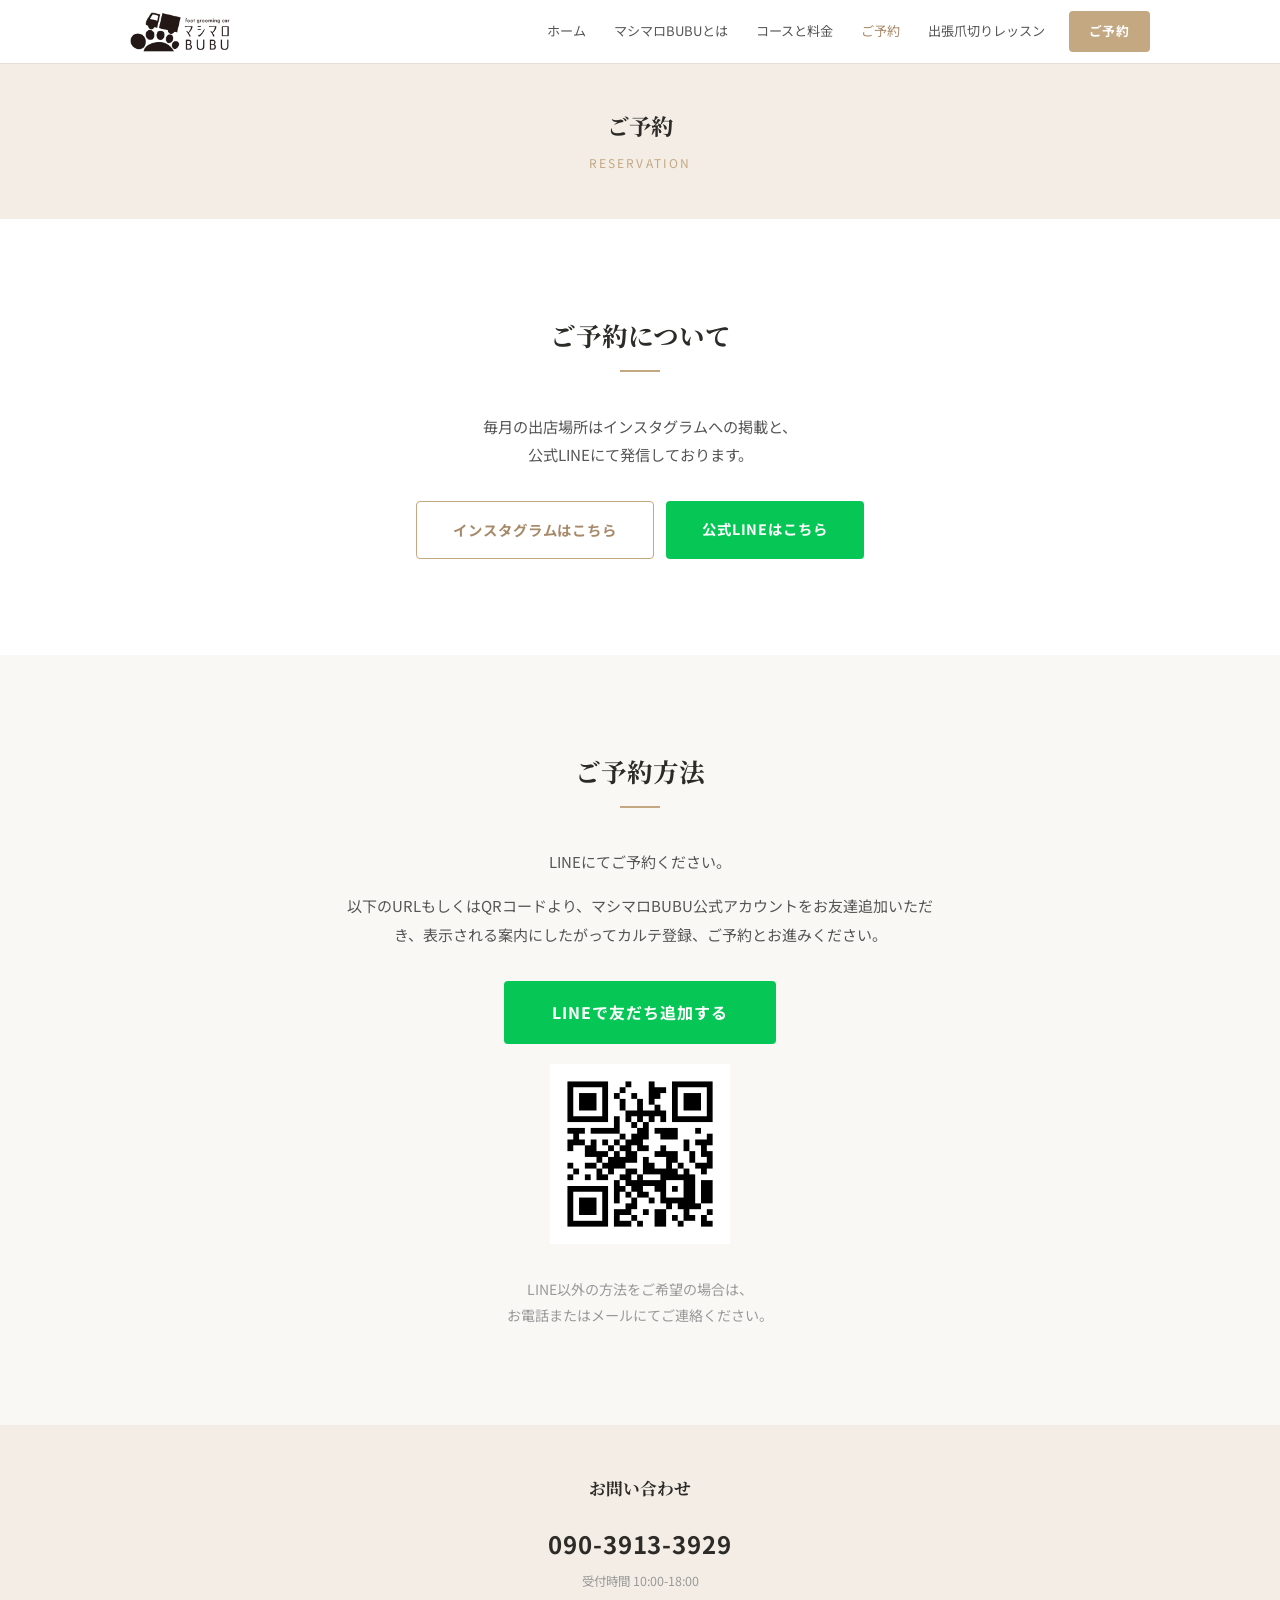
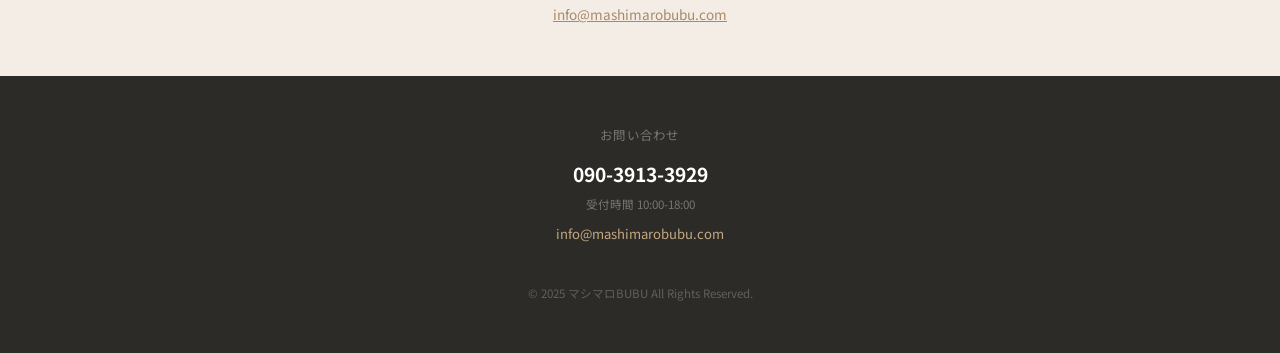
<file: reservation.html>
<!DOCTYPE html>
<html lang="ja">
<head>
  <meta charset="UTF-8">
  <meta name="viewport" content="width=device-width, initial-scale=1.0">
  <title>ご予約 | マシマロBUBU</title>
  <meta name="description" content="マシマロBUBUのご予約はLINE公式アカウントから。毎月の出店場所はインスタグラムと公式LINEで発信しています。">
  <link rel="preconnect" href="https://fonts.googleapis.com">
  <link rel="preconnect" href="https://fonts.gstatic.com" crossorigin>
  <link href="https://fonts.googleapis.com/css2?family=Noto+Sans+JP:wght@400;500;700&family=Noto+Serif+JP:wght@400;700&display=swap" rel="stylesheet">
  <link rel="stylesheet" href="/css/style.css">
</head>
<body>

  <header class="header">
    <div class="header-inner">
      <a href="/" class="header-logo"><img src="/images/logo.jpg" alt="マシマロBUBU"></a>
      <nav class="header-nav">
        <a href="/">ホーム</a>
        <a href="/about">マシマロBUBUとは</a>
        <a href="/menu">コースと料金</a>
        <a href="/reservation" class="is-current">ご予約</a>
        <a href="/lesson">出張爪切りレッスン</a>
      </nav>
      <a href="/reservation" class="header-cta btn btn--primary btn--sm">ご予約</a>
      <button class="hamburger" aria-label="メニューを開く"><span></span><span></span><span></span></button>
    </div>
  </header>
  <div class="mobile-menu">
    <nav class="mobile-menu-nav">
      <a href="/">ホーム</a>
      <a href="/about">マシマロBUBUとは</a>
      <a href="/menu">コースと料金</a>
      <a href="/reservation">ご予約</a>
      <a href="/lesson">出張爪切りレッスン</a>
    </nav>
  </div>

  <main>
    <section class="page-hero">
      <h1>ご予約</h1>
      <p class="page-hero-en">RESERVATION</p>
    </section>

    <!-- Schedule Info -->
    <section class="section">
      <div class="container">
        <h2 class="section-title">ご予約について</h2>
        <p class="lead">毎月の出店場所はインスタグラムへの掲載と、<br>公式LINEにて発信しております。</p>
        <div class="sns-buttons">
          <a href="https://www.instagram.com/mashimarobubu/" target="_blank" rel="noopener noreferrer" class="btn btn--outline">インスタグラムはこちら</a>
          <a href="https://lin.ee/koFtdCT" target="_blank" rel="noopener noreferrer" class="btn btn--line">公式LINEはこちら</a>
        </div>
      </div>
    </section>

    <!-- How to Reserve -->
    <section class="section section--alt">
      <div class="container">
        <h2 class="section-title">ご予約方法</h2>
        <div style="max-width:600px;margin:0 auto;text-align:center;">
          <p>LINEにてご予約ください。</p>
          <p class="mt-sm">以下のURLもしくはQRコードより、マシマロBUBU公式アカウントをお友達追加いただき、表示される案内にしたがってカルテ登録、ご予約とお進みください。</p>
          <div class="mt-md">
            <a href="https://lin.ee/koFtdCT" target="_blank" rel="noopener noreferrer" class="btn btn--line btn--lg">LINEで友だち追加する</a>
          </div>
          <div class="qr-code">
            <img src="/images/qr-line.png" alt="LINE公式アカウント QRコード">
          </div>
          <p class="mt-md" style="font-size:0.88rem;color:var(--text-light);">LINE以外の方法をご希望の場合は、<br>お電話またはメールにてご連絡ください。</p>
        </div>
      </div>
    </section>

    <!-- Contact -->
    <section class="contact-block">
      <p class="contact-label">お問い合わせ</p>
      <p class="contact-phone"><a href="tel:09039133929">090-3913-3929</a></p>
      <p class="contact-hours">受付時間 10:00-18:00</p>
      <p class="contact-email"><a href="mailto:info@mashimarobubu.com">info@mashimarobubu.com</a></p>
    </section>
  </main>

  <footer class="footer">
    <div class="container">
      <div class="footer-inner">
        <div class="footer-contact">
          <p class="footer-label">お問い合わせ</p>
          <p class="footer-phone"><a href="tel:09039133929">090-3913-3929</a></p>
          <p class="footer-hours">受付時間 10:00-18:00</p>
          <p class="footer-email"><a href="mailto:info@mashimarobubu.com">info@mashimarobubu.com</a></p>
        </div>
      </div>
      <p class="footer-copy">&copy; 2025 マシマロBUBU All Rights Reserved.</p>
    </div>
  </footer>

  <a href="/reservation" class="sticky-cta">ご予約はこちら</a>
  <script src="/js/main.js"></script>
</body>
</html>
</file>
<file: css/style.css>
/* =========================================
   マシマロBUBU - Style Sheet
   ========================================= */

/* --- Design Tokens --- */
:root {
  --white: #ffffff;
  --bg: #faf8f5;
  --bg-section: #f3ede5;
  --text: #555555;
  --text-dark: #2c2b28;
  --text-light: #999999;
  --accent: #c4a882;
  --accent-dark: #a8896a;
  --accent-light: rgba(196, 168, 130, 0.10);
  --border: #e5dfd7;
  --header-h: 64px;
  --container: 1060px;
  --section-py: 72px;
}

/* --- Reset --- */
*, *::before, *::after { box-sizing: border-box; margin: 0; padding: 0; }
html { scroll-behavior: smooth; }
body {
  font-family: 'Noto Sans JP', 'Hiragino Kaku Gothic ProN', sans-serif;
  font-size: 15px;
  color: var(--text);
  line-height: 1.9;
  background: var(--white);
  -webkit-font-smoothing: antialiased;
}
body.no-scroll { overflow: hidden; }
img { max-width: 100%; height: auto; display: block; }
a { color: inherit; text-decoration: none; }
ul, ol { list-style: none; }

/* --- Typography --- */
h1, h2, h3, h4 {
  font-family: 'Noto Serif JP', serif;
  color: var(--text-dark);
  line-height: 1.6;
  font-weight: 700;
}
h2 { font-size: 1.35rem; margin-bottom: 1rem; }
h3 { font-size: 1.1rem; margin-bottom: 0.75rem; }
.lead {
  font-size: 0.95rem;
  max-width: 700px;
  margin: 0 auto 2rem;
  text-align: center;
}

/* --- Layout --- */
.container {
  max-width: var(--container);
  margin: 0 auto;
  padding: 0 20px;
}
.section {
  padding: var(--section-py) 0;
}
.section--alt {
  background: var(--bg);
}
.section--accent {
  background: var(--bg-section);
}
.section-title {
  text-align: center;
  margin-bottom: 2.5rem;
}
.section-title::after {
  content: '';
  display: block;
  width: 40px;
  height: 2px;
  background: var(--accent);
  margin: 14px auto 0;
}

/* --- Buttons --- */
.btn {
  display: inline-block;
  padding: 14px 36px;
  font-size: 0.9rem;
  font-weight: 700;
  border-radius: 4px;
  border: none;
  cursor: pointer;
  transition: all 0.3s;
  text-align: center;
  letter-spacing: 0.06em;
}
.btn--primary {
  background: var(--accent);
  color: var(--white);
}
.btn--primary:hover {
  background: var(--accent-dark);
}
.btn--outline {
  background: transparent;
  color: var(--accent-dark);
  border: 1.5px solid var(--accent);
}
.btn--outline:hover {
  background: var(--accent-light);
}
.btn--sm {
  padding: 8px 20px;
  font-size: 0.8rem;
}
.btn--lg {
  padding: 16px 48px;
  font-size: 1rem;
}
.btn--line {
  background: #06c755;
  color: var(--white);
}
.btn--line:hover {
  background: #05b34c;
}

/* --- Header --- */
.header {
  position: fixed;
  top: 0;
  left: 0;
  right: 0;
  height: var(--header-h);
  background: var(--white);
  border-bottom: 1px solid var(--border);
  z-index: 100;
  display: flex;
  align-items: center;
}
.header-inner {
  max-width: var(--container);
  margin: 0 auto;
  padding: 0 20px;
  width: 100%;
  display: flex;
  align-items: center;
  gap: 24px;
}
.header-logo {
  margin-right: auto;
}
.header-logo img {
  height: 30px;
  width: auto;
}
.header-nav {
  display: none;
  gap: 20px;
}
.header-nav a {
  font-size: 0.82rem;
  color: var(--text);
  transition: color 0.3s;
  white-space: nowrap;
}
.header-nav a:hover,
.header-nav a.is-current {
  color: var(--accent-dark);
}
.header-cta {
  display: none;
}

/* Hamburger */
.hamburger {
  display: flex;
  flex-direction: column;
  justify-content: center;
  gap: 5px;
  width: 32px;
  height: 32px;
  background: none;
  border: none;
  cursor: pointer;
  padding: 4px;
}
.hamburger span {
  display: block;
  width: 100%;
  height: 2px;
  background: var(--text-dark);
  transition: all 0.3s;
}
.hamburger.is-open span:nth-child(1) {
  transform: translateY(7px) rotate(45deg);
}
.hamburger.is-open span:nth-child(2) {
  opacity: 0;
}
.hamburger.is-open span:nth-child(3) {
  transform: translateY(-7px) rotate(-45deg);
}

/* Mobile Menu */
.mobile-menu {
  position: fixed;
  top: var(--header-h);
  left: 0;
  right: 0;
  bottom: 0;
  background: var(--white);
  z-index: 90;
  display: flex;
  flex-direction: column;
  align-items: center;
  justify-content: flex-start;
  padding-top: 48px;
  opacity: 0;
  visibility: hidden;
  transition: all 0.3s;
}
.mobile-menu.is-open {
  opacity: 1;
  visibility: visible;
}
.mobile-menu-nav {
  display: flex;
  flex-direction: column;
  align-items: center;
  gap: 28px;
}
.mobile-menu-nav a {
  font-size: 1rem;
  color: var(--text-dark);
  font-weight: 500;
}

/* --- Main --- */
main { padding-top: var(--header-h); }

/* --- Hero (Index) --- */
.hero {
  position: relative;
  min-height: 70vh;
  display: flex;
  align-items: center;
  justify-content: center;
  text-align: center;
  background-size: cover;
  background-position: center;
  padding: 60px 20px;
}
.hero::before {
  content: '';
  position: absolute;
  inset: 0;
  background: linear-gradient(to bottom, rgba(44,43,40,0.30), rgba(44,43,40,0.60));
}
.hero-content {
  position: relative;
  z-index: 1;
  max-width: 560px;
}
.hero-logo {
  width: 160px;
  margin: 0 auto 28px;
  filter: brightness(0) invert(1);
}
.hero h1 {
  color: var(--white);
  font-size: 1.15rem;
  font-weight: 400;
  letter-spacing: 0.08em;
  line-height: 2.2;
  margin-bottom: 36px;
}

/* --- Page Hero (sub-pages) --- */
.page-hero {
  background: var(--bg-section);
  padding: 44px 20px;
  text-align: center;
}
.page-hero h1 {
  font-size: 1.4rem;
}
.page-hero-en {
  color: var(--accent);
  font-size: 0.75rem;
  letter-spacing: 0.18em;
  margin-top: 8px;
  font-weight: 400;
}

/* --- Nav Cards (Index) --- */
.nav-cards {
  display: grid;
  grid-template-columns: 1fr;
  gap: 14px;
}
.nav-card {
  display: block;
  background: var(--white);
  border: 1px solid var(--border);
  padding: 24px 20px;
  text-align: center;
  transition: all 0.3s;
  border-radius: 4px;
}
.nav-card:hover {
  border-color: var(--accent);
  box-shadow: 0 4px 20px rgba(0,0,0,0.06);
}
.nav-card h3 { font-size: 1rem; margin-bottom: 6px; }
.nav-card p { font-size: 0.82rem; color: var(--text-light); }
.nav-card-arrow {
  display: inline-block;
  margin-top: 10px;
  color: var(--accent);
  font-size: 0.8rem;
  letter-spacing: 0.05em;
}

/* --- Trouble Circles --- */
.troubles-grid {
  display: grid;
  grid-template-columns: repeat(2, 1fr);
  gap: 20px 12px;
  max-width: 560px;
  margin: 0 auto;
}
.trouble-item { text-align: center; }
.trouble-circle {
  width: 120px;
  height: 120px;
  border-radius: 50%;
  border: 1.5px solid var(--accent);
  background: var(--accent-light);
  display: flex;
  align-items: center;
  justify-content: center;
  margin: 0 auto 10px;
  font-size: 0.82rem;
  color: var(--text-dark);
  font-weight: 500;
  padding: 16px;
  line-height: 1.5;
}

/* --- Owner / Staff --- */
.owner-section {
  display: flex;
  flex-direction: column;
  align-items: center;
  gap: 28px;
}
.owner-photo,
.staff-photo {
  width: 180px;
  height: 180px;
  border-radius: 50%;
  object-fit: cover;
  border: 3px solid var(--border);
  flex-shrink: 0;
}
.owner-text h2::after,
.staff-section h2::after {
  content: '';
  display: block;
  width: 40px;
  height: 2px;
  background: var(--accent);
  margin: 14px auto 0;
}
.owner-text p,
.staff-bio { margin-top: 1rem; }

.staff-profile {
  display: flex;
  flex-direction: column;
  align-items: center;
  gap: 24px;
}
.staff-meta {
  font-size: 0.9rem;
  margin-bottom: 16px;
  text-align: center;
}
.staff-meta span {
  display: inline-block;
  margin: 0 8px 4px 0;
  color: var(--text);
}
.staff-meta strong {
  color: var(--text-dark);
}

/* --- Contact Block --- */
.contact-block {
  text-align: center;
  padding: 48px 20px;
  background: var(--bg-section);
}
.contact-label {
  font-family: 'Noto Serif JP', serif;
  font-size: 1.05rem;
  color: var(--text-dark);
  font-weight: 700;
  margin-bottom: 16px;
}
.contact-phone {
  font-size: 1.5rem;
  font-weight: 700;
  color: var(--text-dark);
  letter-spacing: 0.04em;
}
.contact-phone a { color: inherit; }
.contact-hours {
  font-size: 0.78rem;
  color: var(--text-light);
  margin-top: 4px;
}
.contact-email { margin-top: 8px; font-size: 0.85rem; }
.contact-email a { color: var(--accent-dark); text-decoration: underline; }
.contact-cta { margin-top: 24px; }

/* --- Price Cards --- */
.price-group { margin-bottom: 40px; }
.price-group:last-child { margin-bottom: 0; }
.price-group-title {
  font-size: 1.05rem;
  border-left: 3px solid var(--accent);
  padding-left: 12px;
  margin-bottom: 16px;
}
.price-card {
  background: var(--white);
  border: 1px solid var(--border);
  border-radius: 4px;
  padding: 20px;
  margin-bottom: 12px;
}
.price-card:last-child { margin-bottom: 0; }
.price-card-name {
  font-family: 'Noto Serif JP', serif;
  font-size: 1rem;
  color: var(--text-dark);
  font-weight: 700;
}
.price-card-price {
  font-size: 1.25rem;
  color: var(--accent-dark);
  font-weight: 700;
  margin: 4px 0 8px;
}
.price-card-desc {
  font-size: 0.83rem;
  line-height: 1.7;
}

/* --- Before/After --- */
.before-after {
  max-width: 560px;
  margin: 0 auto;
  border-radius: 4px;
  overflow: hidden;
}

/* --- Benefits --- */
.benefits-list {
  max-width: 600px;
  margin: 0 auto;
}
.benefit-item {
  display: flex;
  align-items: flex-start;
  gap: 10px;
  padding: 10px 0;
  border-bottom: 1px solid var(--border);
  font-size: 0.92rem;
}
.benefit-item:last-child { border-bottom: none; }
.benefit-check {
  color: var(--accent);
  flex-shrink: 0;
  margin-top: 3px;
}

/* --- Reason Blocks (About) --- */
.reason-block { margin-bottom: 36px; }
.reason-block:last-child { margin-bottom: 0; }
.reason-block h3 {
  text-align: center;
  margin-bottom: 10px;
  font-size: 1.05rem;
}
.reason-block p {
  max-width: 700px;
  margin: 0 auto;
  font-size: 0.92rem;
}

/* --- Truck Gallery --- */
.truck-gallery {
  display: grid;
  grid-template-columns: 1fr 1fr;
  gap: 12px;
  max-width: 560px;
  margin: 2rem auto 0;
}
.truck-gallery img {
  width: 100%;
  height: 180px;
  object-fit: cover;
  border-radius: 4px;
}

/* --- Image Grid --- */
.image-grid {
  display: grid;
  grid-template-columns: 1fr 1fr;
  gap: 12px;
}
.image-grid img {
  width: 100%;
  height: 180px;
  object-fit: cover;
  border-radius: 4px;
}

/* --- Testimonials --- */
.testimonials {
  display: grid;
  grid-template-columns: 1fr;
  gap: 16px;
  max-width: 700px;
  margin: 0 auto;
}
.testimonial-card {
  background: var(--white);
  border: 1px solid var(--border);
  border-radius: 4px;
  padding: 24px;
}
.testimonial-text {
  font-size: 0.9rem;
  line-height: 1.85;
  margin-bottom: 10px;
}
.testimonial-author {
  font-size: 0.78rem;
  color: var(--text-light);
  text-align: right;
}

/* --- Reservation --- */
.qr-code {
  width: 180px;
  margin: 20px auto;
}
.sns-buttons {
  display: flex;
  flex-wrap: wrap;
  justify-content: center;
  gap: 12px;
  margin-top: 20px;
}

/* --- Lesson --- */
.lesson-for-list {
  max-width: 600px;
  margin: 0 auto;
}
.lesson-for-item {
  display: flex;
  align-items: flex-start;
  gap: 10px;
  padding: 8px 0;
  font-size: 0.92rem;
}
.lesson-for-icon {
  color: var(--accent);
  flex-shrink: 0;
  margin-top: 3px;
}
.lesson-details {
  max-width: 600px;
  margin: 0 auto;
  background: var(--bg);
  border-radius: 4px;
  padding: 28px 24px;
}
.lesson-detail-row {
  display: flex;
  gap: 16px;
  padding: 8px 0;
  border-bottom: 1px solid var(--border);
  font-size: 0.9rem;
}
.lesson-detail-row:last-child { border-bottom: none; }
.lesson-detail-label {
  font-weight: 700;
  color: var(--text-dark);
  min-width: 72px;
  flex-shrink: 0;
}

/* --- Notice --- */
.notice {
  background: var(--bg);
  border-left: 3px solid var(--accent);
  padding: 20px 24px;
  font-size: 0.83rem;
  line-height: 1.85;
  border-radius: 0 4px 4px 0;
  max-width: 700px;
  margin: 0 auto;
}

/* --- Footer --- */
.footer {
  background: var(--text-dark);
  color: rgba(255,255,255,0.7);
  padding: 48px 0 100px;
}
.footer-inner {
  display: flex;
  flex-direction: column;
  align-items: center;
  gap: 28px;
}
.footer-logo {
  height: 36px;
  width: auto;
  filter: brightness(0) invert(1);
  opacity: 0.7;
}
.footer-contact { text-align: center; }
.footer-label {
  font-size: 0.78rem;
  letter-spacing: 0.1em;
  margin-bottom: 8px;
  opacity: 0.5;
}
.footer-phone {
  font-size: 1.2rem;
  font-weight: 700;
  color: var(--white);
}
.footer-phone a { color: var(--white); }
.footer-hours {
  font-size: 0.72rem;
  opacity: 0.5;
  margin-top: 2px;
}
.footer-email { margin-top: 6px; font-size: 0.82rem; }
.footer-email a { color: var(--accent); }
.footer .btn { margin-top: 16px; }
.footer-copy {
  font-size: 0.72rem;
  text-align: center;
  margin-top: 36px;
  opacity: 0.35;
}

/* --- Sticky CTA (mobile) --- */
.sticky-cta {
  position: fixed;
  bottom: 0;
  left: 0;
  right: 0;
  background: var(--accent);
  color: var(--white);
  text-align: center;
  padding: 14px;
  font-weight: 700;
  font-size: 0.9rem;
  z-index: 80;
  letter-spacing: 0.1em;
  transition: background 0.3s;
}
.sticky-cta:hover { background: var(--accent-dark); }

/* --- Utilities --- */
.text-center { text-align: center; }
.mt-sm { margin-top: 1rem; }
.mt-md { margin-top: 2rem; }
.mt-lg { margin-top: 3rem; }

/* ===== Responsive ===== */
@media (min-width: 768px) {
  :root { --section-py: 96px; }
  h2 { font-size: 1.6rem; }
  .header-logo img { height: 36px; }
  .header-nav { display: flex; }
  .header-cta { display: inline-block; }
  .hamburger { display: none; }
  .hero { min-height: 75vh; }
  .hero h1 { font-size: 1.4rem; }
  .hero-logo { width: 200px; }
  .nav-cards { grid-template-columns: repeat(3, 1fr); }
  .troubles-grid { grid-template-columns: repeat(3, 1fr); }
  .trouble-circle { width: 140px; height: 140px; font-size: 0.88rem; }
  .owner-section {
    flex-direction: row;
    align-items: flex-start;
    gap: 40px;
  }
  .owner-photo { width: 220px; height: 220px; }
  .owner-text h2::after { margin: 14px 0 0; }
  .owner-text h2 { text-align: left; }
  .staff-profile {
    flex-direction: row;
    align-items: flex-start;
    gap: 40px;
  }
  .staff-meta { text-align: left; }
  .staff-bio { text-align: left; }
  .image-grid { grid-template-columns: repeat(4, 1fr); }
  .truck-gallery img { height: 240px; }
  .sticky-cta { display: none; }
  .footer { padding-bottom: 48px; }
}

@media (min-width: 1024px) {
  .header-logo img { height: 40px; }
  .header-nav { gap: 28px; }
  .nav-cards { gap: 20px; }
  .nav-card { padding: 32px 24px; }
}
</file>
